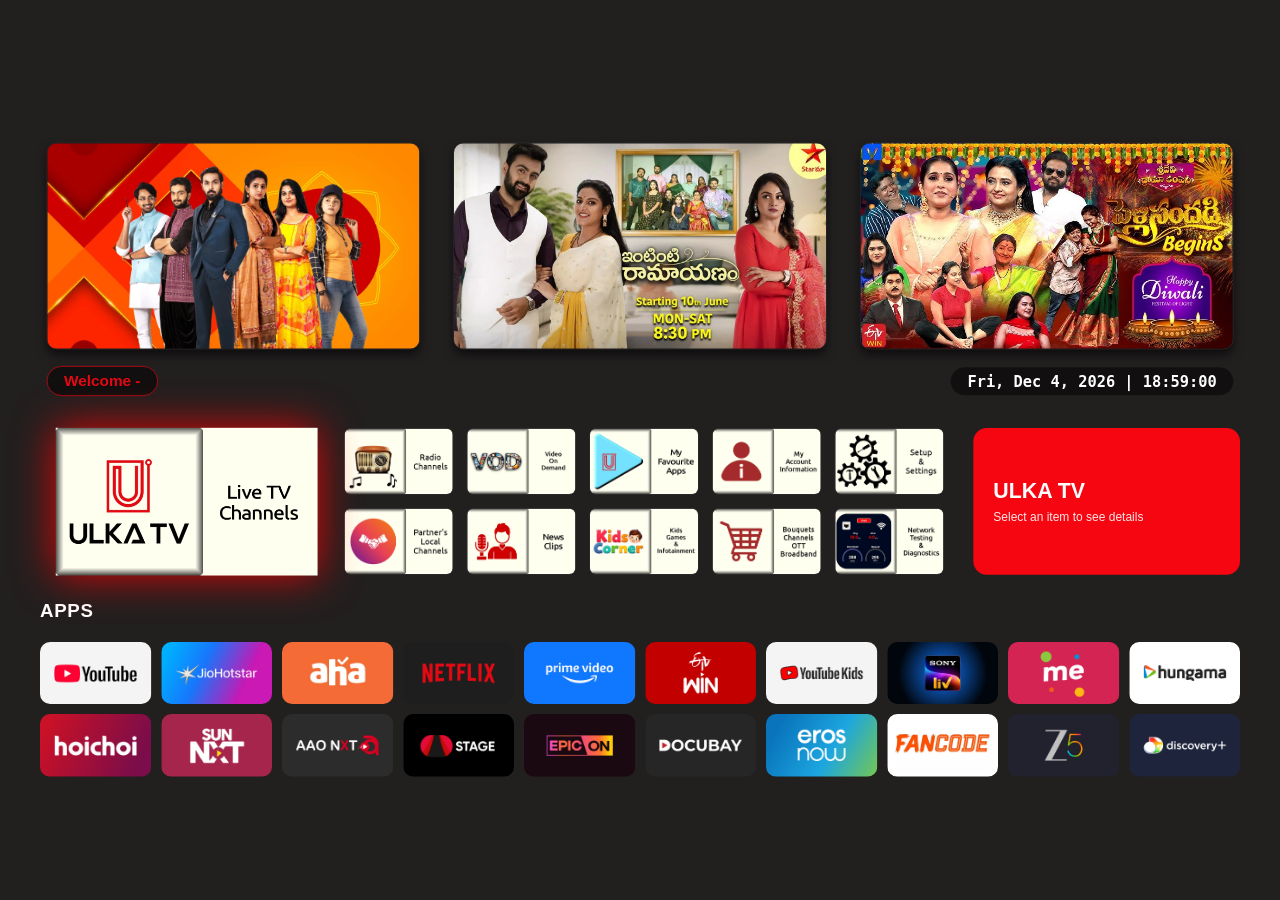
<file: index.html>
<!-- <!DOCTYPE html>
<html lang="en">
<head>
    <meta charset="UTF-8">
    <meta name="viewport" content="width=device-width, initial-scale=1.0">
    <title>ULKATV Dashboard</title>
    <link rel="stylesheet" href="style.css">
</head>
<body>
    <div id="tv-root">
        <div id="time"></div>
        <div id="username-display"></div>

        <div id="appLayer">
            <iframe id="appIframe" src="" allowfullscreen></iframe>
        </div>

        <div class="main-container">
            <div class="ads-container">
                <div class="ad"><img src="images/ads/ad1_1.jpg" id="ad-img-1"></div>
                <div class="ad"><img src="images/ads/ad2_1.jpg" id="ad-img-2"></div>
                <div class="ad"><img src="images/ads/ad3_1.jpg" id="ad-img-3"></div>
            </div>
            <div class="features-label-container">
                <h3 class="all-features-text">All Features</h3>
            </div>

            <div class="middle-section">
                <div class="logo-box" tabindex="0" id="mainLogo"
                    data-url="file:///usr/mnt_app/ulkatv/index.html"
                    data-title="ULKA TV">
                    <img src="images/webpimg/Live_tv_channels.webp" alt="Ulka TV Logo" class="main-logo-img">
                </div>
                <div class="center-content">
                    <div class="icon-grid" id="mainIconGrid"></div>
                </div>

                <div class="app-info-panel" id="appDetailPanel">
                    <div class="info-content">
                        <h2 id="infoTitle">Welcome</h2>
                        <p id="infoDesc">Select an item to see details</p>
                    </div>
                </div>
            </div>

            <div class="fav-section">
                <h4 class="fav-title">Favourite Apps</h4>
                <div class="fav-grid" id="favAppGrid"></div>
            </div>
        </div>
    </div>

    <script src="script.js"></script>
</body>
</html> -->


<!DOCTYPE html>
<html lang="en">
<head>
    <meta charset="UTF-8">
    <meta name="viewport" content="width=device-width, initial-scale=1.0">
    <title>ULKATV Dashboard</title>
    <link rel="stylesheet" href="style.css">
</head>
<body>
    <div id="tv-root">
        <div id="appLayer">
            <iframe id="appIframe" src="" allowfullscreen></iframe>
        </div>

        <div class="main-container">
            <div class="ads-container">
                <div class="ad"><img src="images/ads/ad1_1.jpg" id="ad-img-1"></div>
                <div class="ad"><img src="images/ads/ad2_1.jpg" id="ad-img-2"></div>
                <div class="ad"><img src="images/ads/ad3_1.jpg" id="ad-img-3"></div>
            </div>
            
            <div class="header-info-container">
                <div id="welcome-user">Welcome - <span id="username-display-header"></span></div>
                <div id="datetime-display-header"></div>
            </div>

            <div class="middle-section">
                <div class="logo-box" tabindex="0" id="mainLogo"
                    data-url="http://localhost:8080/"
                    data-title="ULKA TV">
                    <img src="images/webpimg/Live_tv_channels.webp" alt="Ulka TV Logo" class="main-logo-img">
                </div>
                <div class="center-content">
                    <div class="icon-grid" id="mainIconGrid"></div>
                </div>

                <div class="app-info-panel" id="appDetailPanel">
                    <div class="info-content">
                        <h2 id="infoTitle">Welcome</h2>
                        <p id="infoDesc">Select an item to see details</p>
                    </div>
                </div>
            </div>

            <div class="fav-section">
                <h4 class="fav-title">Apps</h4>
                <div class="fav-grid" id="favAppGrid"></div>
            </div>
        </div>
    </div>

    <script src="script.js"></script>
</body>
</html>
</file>
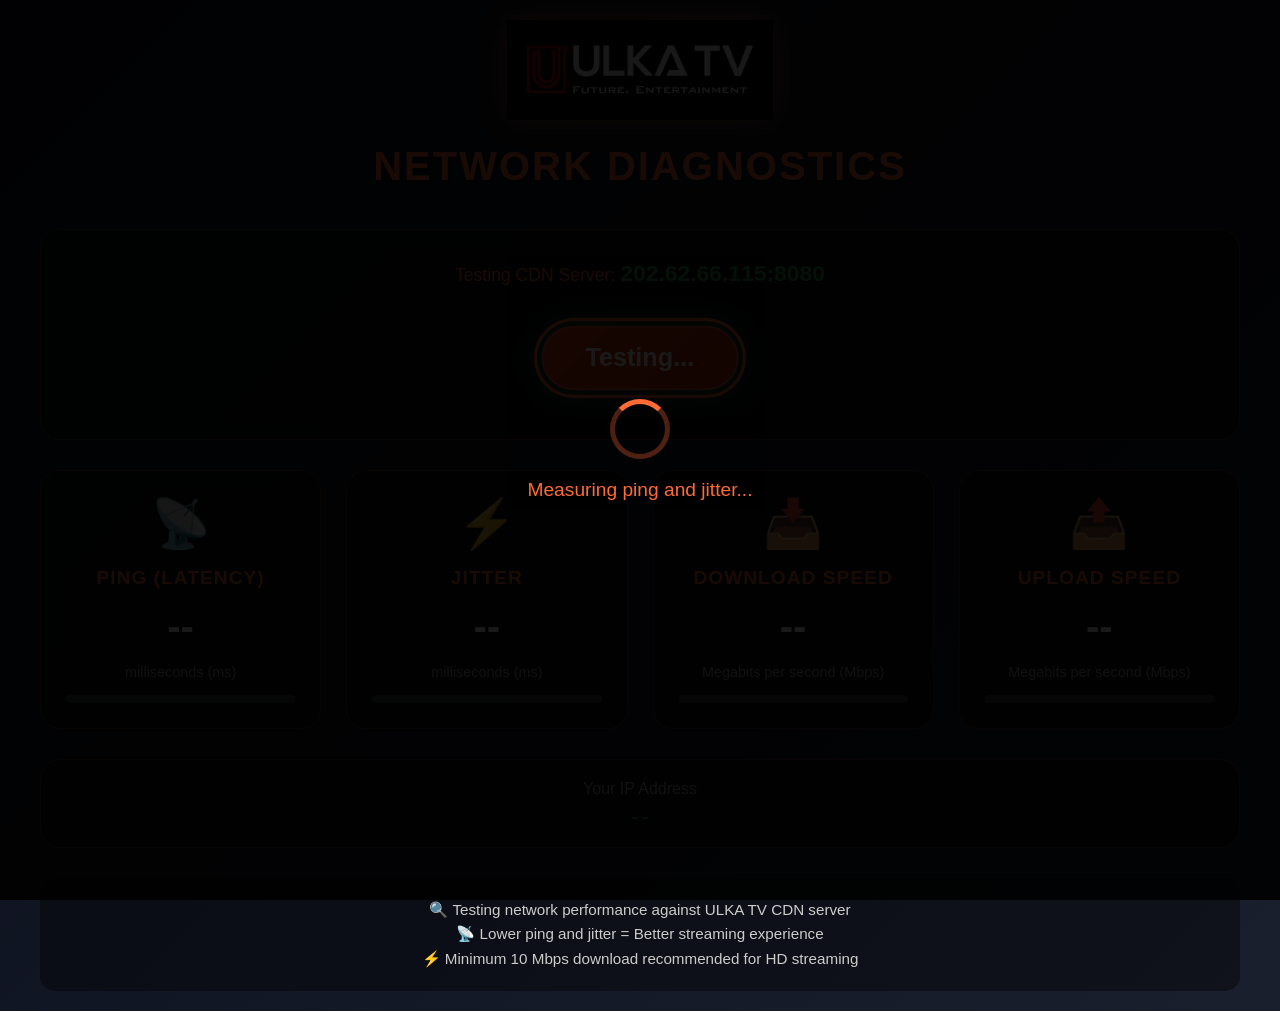
<file: network.html>
<!-- <!DOCTYPE html>
<html>
<head>
<link rel="shortcut icon" href="favicon.ico">
<meta name="viewport" content="width=device-width, initial-scale=1, shrink-to-fit=no, user-scalable=no" />
<meta charset="UTF-8" />
<title>Network Diagnostics</title>
<style type="text/css">
    * {
        margin: 0;
        padding: 0;
        box-sizing: border-box;
        user-select: none;
    }
    
    html,body{
        border:none;
        padding:0;
        margin:0;
        background: linear-gradient(135deg, #0a0e1a 0%, #1a1f2e 100%);
        color:#ffffff;
        font-family: 'Segoe UI', Tahoma, Geneva, Verdana, sans-serif;
        overflow-x: hidden;
    }
    
    body{
        text-align:center;
        min-height: 100vh;
    }
    
    /* Logo Section */
    #logo {
        padding: 30px 0 20px 0;
    }
    
    #logo img {
        height: 120px;
        width: auto;
        max-width: 300px;
        filter: drop-shadow(0 0 10px rgba(255,107,53,0.5));
    }
    
    h1 {
        color: #ff6b35;
        font-size: 2.5em;
        font-weight: bold;
        text-transform: uppercase;
        text-shadow: 3px 3px 5px rgba(0, 0, 0, 0.5);
        margin-bottom: 20px;
        letter-spacing: 2px;
    }
    
    /* Loading Screen */
    #loading{
        background-color: rgba(0,0,0,0.9);
        color:#ff6b35;
        text-align:center;
        padding: 40px;
        border-radius: 20px;
        margin: 50px auto;
        max-width: 400px;
    }
    
    span.loadCircle{
        display:inline-block;
        width:2em;
        height:2em;
        vertical-align:middle;
        background:url('[data-uri]');
        background-size:2em 2em;
        margin-right:0.5em;
        animation: spin 0.6s linear infinite;
    }
    
    @keyframes spin{
        0%{transform:rotate(0deg);}
        100%{transform:rotate(359deg);}
    }
    
    /* Start/Stop Button */
    #startStopBtn{
        display:inline-block;
        margin:20px auto;
        color:#ffffff;
        background-color:#31a254;
        border:2px solid #ff6b35;
        border-radius:50px;
        transition:all 0.3s;
        box-sizing:border-box;
        width:200px;
        height:70px;
        line-height:66px;
        cursor:pointer;
        font-weight: bold;
        font-size: 24px;
        text-align: center;
        box-shadow: 0 5px 15px rgba(0,0,0,0.3);
    }
    
    #startStopBtn:before{
        content:"Start Test";
    }
    
    #startStopBtn.running{
        background-color:#e1370d;
    }
    
    #startStopBtn.running:before{
        content:"Abort Test";
    }
    
    /* Server Selection */
    #serverArea{
        margin:20px auto;
        color: white;
        font-size:1.2em;
        background: rgba(0,0,0,0.5);
        padding: 15px;
        border-radius: 12px;
        display: inline-block;
    }
    
    #server{
        font-size:1em;
        padding:10px 20px;
        background: #2a2a2a;
        color: white;
        border: 2px solid #ff6b35;
        border-radius: 8px;
        cursor: pointer;
        margin-left: 10px;
        font-weight: bold;
    }
    
    /* Test Area */
    #test{
        margin:40px auto;
        max-width: 800px;
        padding: 20px;
    }
    
    .testGroup{
        display: flex;
        justify-content: center;
        gap: 30px;
        margin: 20px 0;
        flex-wrap: wrap;
    }
    
    .testArea{
        display:inline-block;
        width:280px;
        height:220px;
        position:relative;
        box-sizing:border-box;
        background: rgba(0,0,0,0.3);
        border-radius: 20px;
        padding: 20px;
        backdrop-filter: blur(10px);
        border: 1px solid rgba(255,107,53,0.3);
    }
    
    .testArea2{
        display:inline-block;
        width:200px;
        height:140px;
        position:relative;
        box-sizing:border-box;
        text-align:center;
        background: rgba(0,0,0,0.3);
        border-radius: 20px;
        padding: 20px;
        backdrop-filter: blur(10px);
        border: 1px solid rgba(255,107,53,0.3);
    }
    
    .testArea .testName, .testArea2 .testName {
        font-size: 1.2em;
        color: #ff6b35;
        margin-bottom: 15px;
        font-weight: bold;
        text-transform: uppercase;
        letter-spacing: 1px;
    }
    
    .testArea .meterText, .testArea2 .meterText {
        font-size: 2.5em;
        font-weight: bold;
        color: #31a254;
        margin: 10px 0;
    }
    
    .testArea .unit, .testArea2 .unit {
        font-size: 0.9em;
        color: #aaa;
    }
    
    .testArea canvas{
        position:absolute;
        bottom:20px;
        left:20px;
        width:calc(100% - 40px);
        height:80px;
        z-index:1;
    }
    
    /* IP Address */
    #ipArea {
        margin: 30px auto;
        padding: 15px;
        background: rgba(0,0,0,0.5);
        border-radius: 12px;
        display: inline-block;
    }
    
    #ip {
        font-size: 20px;
        font-weight: bold;
        color: #ff6b35;
        transition: color 0.5s ease;
    }
    
    #ip.connected {
        color: #31a254;
    }
    
    /* Privacy Link */
    a.privacy {
        text-align:center;
        font-size:0.9em;
        color:#ff6b35;
        padding: 10px 20px;
        text-decoration: none;
        cursor: pointer;
        display: inline-block;
        margin: 20px auto;
        transition: all 0.3s;
    }
    
    a.privacy:hover {
        color: #ff8c5a;
        transform: scale(1.05);
    }
    
    /* Share Area */
    #shareArea {
        width:95%;
        max-width:500px;
        margin:20px auto;
        padding: 20px;
        background: rgba(0,0,0,0.8);
        border-radius: 15px;
        backdrop-filter: blur(10px);
    }
    
    #shareArea h3 {
        color: #ff6b35;
        margin-bottom: 15px;
    }
    
    #shareArea input {
        width: 100%;
        padding: 10px;
        margin: 10px 0;
        background: #2a2a2a;
        border: 1px solid #ff6b35;
        border-radius: 8px;
        color: white;
        font-size: 14px;
    }
    
    /* Description Block */
    #textBlock {
        max-width: 700px;
        color: #ccc;
        background-color: rgba(0,0,0,0.5);
        border-radius: 15px;
        padding: 25px;
        margin: 30px auto;
        font-size: 1rem;
        line-height: 1.6;
        backdrop-filter: blur(5px);
    }
    
    #textBlock p {
        margin-bottom: 10px;
    }
    
    /* Privacy Policy Modal */
    #privacyPolicy {
        position:fixed;
        top:10%;
        bottom:10%;
        left:10%;
        right:10%;
        overflow-y:auto;
        width:auto;
        height:auto;
        box-shadow:0 0 50px rgba(0,0,0,0.8);
        z-index:999999;
        text-align:left;
        background: linear-gradient(135deg, #1a1f2e 0%, #0a0e1a 100%);
        padding:30px;
        border-radius: 20px;
        border: 2px solid #ff6b35;
        color: white;
    }
    
    #privacyPolicy h2, #privacyPolicy h4 {
        color: #ff6b35;
        margin: 20px 0 10px 0;
    }
    
    #privacyPolicy ul {
        margin: 10px 0 10px 30px;
    }
    
    #privacyPolicy li {
        margin: 5px 0;
        color: #ccc;
    }
    
    div.closePrivacyPolicy {
        width: 100%;
        text-align: center;
        margin-top: 30px;
    }
    
    div.closePrivacyPolicy a.privacy {
        background: #ff6b35;
        color: white;
        border-radius: 8px;
        padding: 12px 30px;
        display: inline-block;
        font-weight: bold;
    }
    
    /* Focus Styles */
    .focused {
        outline: 3px solid #ff6b35 !important;
        outline-offset: 4px;
        transform: scale(1.02);
        transition: all 0.2s ease;
        box-shadow: 0 0 20px rgba(255, 107, 53, 0.5);
    }
    
    #startStopBtn.focused {
        transform: scale(1.05);
        box-shadow: 0 0 30px rgba(49, 162, 84, 0.8);
    }
    
    #startStopBtn.running.focused {
        box-shadow: 0 0 30px rgba(225, 55, 13, 0.8);
    }
    
    #server.focused {
        background: rgba(255, 107, 53, 0.3);
        border-color: #ff6b35;
    }
    
    .privacy.focused {
        background: rgba(255, 107, 53, 0.2);
        border-radius: 8px;
        transform: scale(1.05);
    }
    
    :focus {
        outline: none;
    }
    
    /* Animations */
    @keyframes fadeIn {
        from { opacity: 0; transform: translateY(20px); }
        to { opacity: 1; transform: translateY(0); }
    }
    
    .visible {
        animation: fadeIn 0.5s ease;
    }
    
    .hidden {
        display: none;
    }
    
    /* Responsive */
    @media (max-width: 768px) {
        .testArea, .testArea2 {
            width: 90%;
            margin: 10px auto;
        }
        
        h1 {
            font-size: 1.8em;
        }
        
        #startStopBtn {
            width: 180px;
            height: 60px;
            line-height: 56px;
            font-size: 20px;
        }
    }
</style>
</head>
<body>
    <div id="logo">
        <img src="images/ads/ulkaTv.png" alt="ULKA TV Logo" onerror="this.src='../ulkaTv.png'"/>
    </div>
    
    <h1>Network Diagnostics</h1>
    
    <div id="loading" class="visible">
        <p id="message"><span class="loadCircle"></span> Initializing network test...</p>
    </div>
    
    <div id="testWrapper" class="hidden">
        <div id="startStopBtn" tabindex="0"></div>
        
        <div id="serverArea">
            <label>Test Server:</label>
            <select id="server" tabindex="0"></select>
        </div>
        
        <div id="test">
            <div class="testGroup">
                <div class="testArea2">
                    <div class="testName">Ping</div>
                    <div id="pingText" class="meterText">--</div>
                    <div class="unit">milliseconds (ms)</div>
                </div>
                <div class="testArea2">
                    <div class="testName">Jitter</div>
                    <div id="jitText" class="meterText">--</div>
                    <div class="unit">milliseconds (ms)</div>
                </div>
            </div>
            
            <div class="testGroup">
                <div class="testArea">
                    <div class="testName">Download Speed</div>
                    <canvas id="dlMeter" class="meter"></canvas>
                    <div id="dlText" class="meterText">--</div>
                    <div class="unit">Megabits per second (Mbps)</div>
                </div>
                <div class="testArea">
                    <div class="testName">Upload Speed</div>
                    <canvas id="ulMeter" class="meter"></canvas>
                    <div id="ulText" class="meterText">--</div>
                    <div class="unit">Megabits per second (Mbps)</div>
                </div>
            </div>
            
            <div id="ipArea">
                <span id="ip">--</span>
            </div>
            
            <a class="privacy" href="#" tabindex="0">Privacy Policy</a>
            
            <div id="shareArea" style="display:none">
                <h3>Share Results</h3>
                <p>Test ID: <span id="testId"></span></p>
                <input type="text" value="" id="resultsURL" readonly="readonly"/>
                <img src="" id="resultsImg" />
            </div>
        </div>
        
        <div id="textBlock">
            <p>🔍 This tool helps you check the current Network Status of the Streaming server assigned to your device.</p>
            <p>📡 Use it to ensure your connection is stable for uninterrupted ULKA TV streaming.</p>
            <p>⚡ Results show your Download Speed, Upload Speed, Ping (Latency), and Jitter (Connection Stability).</p>
        </div>
    </div>
    
    <div id="privacyPolicy" style="display:none">
        <h2>Privacy Policy</h2>
        <p>This network diagnostic tool is configured with telemetry enabled to help improve service quality.</p>
        
        <h4>What data we collect</h4>
        <p>At the end of the test, the following data is collected and stored:</p>
        <ul>
            <li>Test ID</li>
            <li>Time of testing</li>
            <li>Test results (download and upload speed, ping and jitter)</li>
            <li>IP address</li>
            <li>ISP information</li>
            <li>Approximate location (inferred from IP address, not GPS)</li>
            <li>User agent and browser locale</li>
            <li>Test log (contains no personal information)</li>
        </ul>
        
        <h4>How we use the data</h4>
        <p>Data collected through this service is used to:</p>
        <ul>
            <li>Allow sharing of test results</li>
            <li>Improve the service offered to you (detect problems on our side)</li>
            <li>Ensure optimal streaming quality for all users</li>
        </ul>
        <p>No personal information is disclosed to third parties.</p>
        
        <h4>Your consent</h4>
        <p>By starting the test, you consent to the terms of this privacy policy.</p>
        
        <div class="closePrivacyPolicy">
            <a class="privacy" href="#">Close</a>
        </div>
    </div>
    
    <script>
        // Network Diagnostics JavaScript
        let currentFocusIndex = 0;
        let focusableItems = [];
        let isTestRunning = false;
        let testData = {
            ping: 0,
            jitter: 0,
            download: 0,
            upload: 0,
            ip: ''
        };
        
        // Simulate network test (replace with actual API call if available)
        function performNetworkTest() {
            return new Promise((resolve) => {
                let progress = 0;
                const interval = setInterval(() => {
                    progress += 10;
                    
                    // Simulate test values
                    if (progress <= 30) {
                        testData.ping = Math.floor(Math.random() * 50) + 10;
                        testData.jitter = Math.floor(Math.random() * 20) + 1;
                        updateUI();
                    } else if (progress <= 60) {
                        testData.download = Math.floor(Math.random() * 100) + 20;
                        updateUI();
                    } else if (progress <= 90) {
                        testData.upload = Math.floor(Math.random() * 50) + 10;
                        updateUI();
                    }
                    
                    if (progress >= 100) {
                        clearInterval(interval);
                        // Get IP from API
                        fetchIP();
                        resolve(testData);
                    }
                }, 500);
            });
        }
        
        // Fetch IP address
        async function fetchIP() {
            try {
                const response = await fetch('https://api.ipify.org?format=json');
                const data = await response.json();
                testData.ip = data.ip;
                updateUI();
            } catch (error) {
                testData.ip = 'Unable to detect';
                updateUI();
            }
        }
        
        // Update UI with test data
        function updateUI() {
            const pingElem = document.getElementById('pingText');
            const jitterElem = document.getElementById('jitText');
            const dlElem = document.getElementById('dlText');
            const ulElem = document.getElementById('ulText');
            const ipElem = document.getElementById('ip');
            
            if (pingElem && testData.ping) {
                pingElem.textContent = testData.ping.toFixed(1);
                pingElem.style.color = testData.ping < 30 ? '#31a254' : (testData.ping < 60 ? '#ffa500' : '#ff4444');
            }
            
            if (jitterElem && testData.jitter) {
                jitterElem.textContent = testData.jitter.toFixed(1);
                jitterElem.style.color = testData.jitter < 10 ? '#31a254' : (testData.jitter < 20 ? '#ffa500' : '#ff4444');
            }
            
            if (dlElem && testData.download) {
                dlElem.textContent = testData.download.toFixed(1);
                // Update meter
                drawMeter(document.getElementById('dlMeter'), testData.download / 100);
            }
            
            if (ulElem && testData.upload) {
                ulElem.textContent = testData.upload.toFixed(1);
                drawMeter(document.getElementById('ulMeter'), testData.upload / 100);
            }
            
            if (ipElem && testData.ip) {
                ipElem.textContent = `IP Address: ${testData.ip}`;
                ipElem.classList.add('connected');
            }
        }
        
        // Draw meter canvas
        function drawMeter(canvas, amount) {
            if (!canvas) return;
            const ctx = canvas.getContext('2d');
            const width = canvas.clientWidth;
            const height = canvas.clientHeight;
            
            canvas.width = width;
            canvas.height = height;
            
            ctx.clearRect(0, 0, width, height);
            ctx.fillStyle = '#31a254';
            ctx.fillRect(0, 0, width * Math.min(1, amount), height);
            ctx.fillStyle = '#ff6b35';
            ctx.fillRect(0, 0, width * amount, height);
        }
        
        // Start/Stop test
        function startStopTest() {
            const startStopBtn = document.getElementById('startStopBtn');
            
            if (isTestRunning) {
                // Abort test
                isTestRunning = false;
                startStopBtn.classList.remove('running');
                showMessage('Test aborted');
                resetUI();
            } else {
                // Start test
                isTestRunning = true;
                startStopBtn.classList.add('running');
                resetUI();
                showMessage('Testing network...');
                
                performNetworkTest().then((results) => {
                    isTestRunning = false;
                    startStopBtn.classList.remove('running');
                    showMessage('Test completed!');
                    
                    // Show share area
                    const shareArea = document.getElementById('shareArea');
                    if (shareArea) {
                        shareArea.style.display = 'block';
                        const testIdElem = document.getElementById('testId');
                        if (testIdElem) {
                            testIdElem.textContent = Math.random().toString(36).substr(2, 8);
                        }
                    }
                    
                    updateFocusableItems();
                }).catch((error) => {
                    isTestRunning = false;
                    startStopBtn.classList.remove('running');
                    showMessage('Test failed. Please try again.');
                });
            }
        }
        
        function resetUI() {
            document.getElementById('pingText').textContent = '--';
            document.getElementById('jitText').textContent = '--';
            document.getElementById('dlText').textContent = '--';
            document.getElementById('ulText').textContent = '--';
            document.getElementById('ip').textContent = '--';
            document.getElementById('ip').classList.remove('connected');
            
            drawMeter(document.getElementById('dlMeter'), 0);
            drawMeter(document.getElementById('ulMeter'), 0);
        }
        
        function showMessage(msg) {
            const messageDiv = document.getElementById('message');
            if (messageDiv) {
                messageDiv.innerHTML = msg;
                setTimeout(() => {
                    if (messageDiv.innerHTML === msg) {
                        messageDiv.innerHTML = '';
                    }
                }, 3000);
            }
        }
        
        // Remote Control Navigation
        function updateFocusableItems() {
            const startStopBtn = document.getElementById('startStopBtn');
            const serverSelect = document.getElementById('server');
            const privacyLink = document.querySelector('.privacy:not(.closePrivacyPolicy .privacy)');
            const closePrivacyBtn = document.querySelector('.closePrivacyPolicy a.privacy');
            const privacyPolicy = document.getElementById('privacyPolicy');
            
            focusableItems = [];
            
            if (privacyPolicy && privacyPolicy.style.display !== 'none') {
                if (closePrivacyBtn) focusableItems.push(closePrivacyBtn);
            } else {
                if (startStopBtn) focusableItems.push(startStopBtn);
                if (serverSelect) focusableItems.push(serverSelect);
                if (privacyLink) focusableItems.push(privacyLink);
            }
            
            updateFocus();
        }
        
        function updateFocus() {
            focusableItems.forEach((item, idx) => {
                if (idx === currentFocusIndex) {
                    item.classList.add('focused');
                    item.scrollIntoView({ behavior: 'smooth', block: 'center' });
                } else {
                    item.classList.remove('focused');
                }
            });
        }
        
        function handleEnterPress() {
            const focusedItem = focusableItems[currentFocusIndex];
            if (!focusedItem) return;
            
            if (focusedItem.id === 'startStopBtn') {
                startStopTest();
            } else if (focusedItem.id === 'server') {
                focusedItem.click();
            } else if (focusedItem.classList && focusedItem.classList.contains('privacy')) {
                const privacyPolicy = document.getElementById('privacyPolicy');
                if (privacyPolicy) {
                    privacyPolicy.style.display = 'block';
                    setTimeout(() => updateFocusableItems(), 100);
                }
            } else if (focusedItem.parentElement && focusedItem.parentElement.classList && 
                       focusedItem.parentElement.classList.contains('closePrivacyPolicy')) {
                const privacyPolicy = document.getElementById('privacyPolicy');
                if (privacyPolicy) {
                    privacyPolicy.style.display = 'none';
                    setTimeout(() => updateFocusableItems(), 100);
                }
            }
        }
        
        // Keyboard event handling
        document.addEventListener('keydown', (event) => {
            const keyCode = event.keyCode || event.which;
            
            switch(keyCode) {
                case 39: // Right Arrow
                case 40: // Down Arrow
                    event.preventDefault();
                    if (currentFocusIndex < focusableItems.length - 1) {
                        currentFocusIndex++;
                        updateFocus();
                    }
                    break;
                case 37: // Left Arrow
                case 38: // Up Arrow
                    event.preventDefault();
                    if (currentFocusIndex > 0) {
                        currentFocusIndex--;
                        updateFocus();
                    }
                    break;
                case 13: // Enter Key
                    event.preventDefault();
                    handleEnterPress();
                    break;
                case 8: // Backspace
                case 461: // Back button on TV remote
                    event.preventDefault();
                    window.location.href = 'dashboard.html';
                    break;
            }
        });
        
        // Initialize
        function init() {
            // Hide loading and show test wrapper
            setTimeout(() => {
                const loading = document.getElementById('loading');
                const testWrapper = document.getElementById('testWrapper');
                if (loading && testWrapper) {
                    loading.classList.add('hidden');
                    testWrapper.classList.remove('hidden');
                }
                
                // Initialize server options
                const serverSelect = document.getElementById('server');
                if (serverSelect) {
                    const servers = [
                        'Auto Select (Recommended)',
                        'ULKA TV Server - Mumbai',
                        'ULKA TV Server - Delhi',
                        'ULKA TV Server - Chennai'
                    ];
                    servers.forEach((server, idx) => {
                        const option = document.createElement('option');
                        option.value = idx;
                        option.textContent = server;
                        serverSelect.appendChild(option);
                    });
                }
                
                updateFocusableItems();
            }, 2000);
        }
        
        // Start initialization
        init();
    </script>
</body>
</html> -->



<!-- 

<!DOCTYPE html>
<html>
<head>
<meta charset="UTF-8" />
<meta name="viewport" content="width=device-width, initial-scale=1, shrink-to-fit=no, user-scalable=no" />
<title>Network Diagnostics - ULKA TV</title>
<style>
    * {
        margin: 0;
        padding: 0;
        box-sizing: border-box;
        user-select: none;
    }
    
    body {
        background: linear-gradient(135deg, #0a0e1a 0%, #1a1f2e 100%);
        font-family: 'Segoe UI', Tahoma, Geneva, Verdana, sans-serif;
        min-height: 100vh;
        padding: 20px;
        color: #ffffff;
    }
    
    .diagnostics-container {
        max-width: 1200px;
        margin: 0 auto;
        animation: fadeIn 0.5s ease;
    }
    
    .header {
        text-align: center;
        margin-bottom: 40px;
    }
    
    .logo {
        height: 100px;
        width: auto;
        margin-bottom: 20px;
        filter: drop-shadow(0 0 15px rgba(255,107,53,0.5));
    }
    
    h1 {
        color: #ff6b35;
        font-size: 2.5em;
        font-weight: bold;
        text-transform: uppercase;
        text-shadow: 2px 2px 4px rgba(0,0,0,0.5);
        letter-spacing: 2px;
    }
    
    .control-panel {
        background: rgba(0,0,0,0.6);
        backdrop-filter: blur(10px);
        border-radius: 20px;
        padding: 30px;
        margin-bottom: 30px;
        border: 1px solid rgba(255,107,53,0.3);
        text-align: center;
    }
    
    .server-info {
        margin-bottom: 20px;
        font-size: 1.1em;
        color: #ff6b35;
    }
    
    .server-ip {
        font-weight: bold;
        color: #31a254;
        font-size: 1.3em;
    }
    
    .cdn-info {
        margin-top: 10px;
        font-size: 0.9em;
        color: #aaa;
    }
    
    .test-btn {
        background: linear-gradient(135deg, #31a254 0%, #2c8e4a 100%);
        border: none;
        color: white;
        font-size: 1.5em;
        font-weight: bold;
        padding: 15px 40px;
        border-radius: 50px;
        cursor: pointer;
        transition: all 0.3s;
        margin: 20px auto;
        display: inline-block;
        box-shadow: 0 5px 15px rgba(0,0,0,0.3);
        border: 2px solid rgba(255,255,255,0.2);
    }
    
    .test-btn.running {
        background: linear-gradient(135deg, #e1370d 0%, #c02e08 100%);
        animation: pulse 1s infinite;
    }
    
    .test-btn.focused {
        transform: scale(1.05);
        box-shadow: 0 0 25px rgba(49,162,84,0.8);
        outline: 3px solid #ff6b35;
        outline-offset: 4px;
    }
    
    @keyframes pulse {
        0%, 100% { opacity: 1; }
        50% { opacity: 0.8; }
    }
    
    .metrics-grid {
        display: grid;
        grid-template-columns: repeat(auto-fit, minmax(280px, 1fr));
        gap: 25px;
        margin-bottom: 30px;
    }
    
    .metric-card {
        background: rgba(0,0,0,0.6);
        backdrop-filter: blur(10px);
        border-radius: 20px;
        padding: 25px;
        text-align: center;
        border: 1px solid rgba(255,107,53,0.3);
        transition: all 0.3s;
    }
    
    .metric-card.focused {
        transform: scale(1.02);
        border-color: #ff6b35;
        box-shadow: 0 0 20px rgba(255,107,53,0.3);
        outline: none;
    }
    
    .metric-icon {
        font-size: 3em;
        margin-bottom: 15px;
    }
    
    .metric-title {
        font-size: 1.2em;
        color: #ff6b35;
        text-transform: uppercase;
        letter-spacing: 1px;
        margin-bottom: 15px;
        font-weight: bold;
    }
    
    .metric-value {
        font-size: 2.5em;
        font-weight: bold;
        margin: 15px 0;
        transition: all 0.3s;
    }
    
    .metric-unit {
        font-size: 0.9em;
        color: #aaa;
        margin-top: 5px;
    }
    
    .progress-bar {
        width: 100%;
        height: 8px;
        background: rgba(255,255,255,0.2);
        border-radius: 4px;
        margin-top: 15px;
        overflow: hidden;
    }
    
    .progress-fill {
        height: 100%;
        background: linear-gradient(90deg, #31a254, #ff6b35);
        width: 0%;
        transition: width 0.3s;
        border-radius: 4px;
    }
    
    .ip-section {
        background: rgba(0,0,0,0.6);
        backdrop-filter: blur(10px);
        border-radius: 20px;
        padding: 20px;
        margin-bottom: 30px;
        text-align: center;
        border: 1px solid rgba(255,107,53,0.3);
    }
    
    .ip-label {
        font-size: 1em;
        color: #aaa;
        margin-bottom: 10px;
    }
    
    .ip-address {
        font-size: 1.3em;
        font-weight: bold;
        color: #31a254;
        font-family: monospace;
    }
    
    .info-text {
        background: rgba(0,0,0,0.4);
        border-radius: 15px;
        padding: 20px;
        margin-top: 30px;
        text-align: center;
        font-size: 0.95em;
        color: #ccc;
        line-height: 1.6;
    }
    
    .loading-overlay {
        position: fixed;
        top: 0;
        left: 0;
        right: 0;
        bottom: 0;
        background: rgba(0,0,0,0.9);
        display: none;
        justify-content: center;
        align-items: center;
        z-index: 1000;
        flex-direction: column;
    }
    
    .loading-overlay.active {
        display: flex;
    }
    
    .spinner {
        width: 60px;
        height: 60px;
        border: 5px solid rgba(255,107,53,0.3);
        border-top-color: #ff6b35;
        border-radius: 50%;
        animation: spin 1s linear infinite;
        margin-bottom: 20px;
    }
    
    .loading-text {
        color: #ff6b35;
        font-size: 1.2em;
    }
    
    @keyframes spin {
        to { transform: rotate(360deg); }
    }
    
    @keyframes fadeIn {
        from { opacity: 0; transform: translateY(20px); }
        to { opacity: 1; transform: translateY(0); }
    }
    
    .status-good {
        color: #31a254;
    }
    
    .status-medium {
        color: #ffa500;
    }
    
    .status-poor {
        color: #ff4444;
    }
    
    @media (max-width: 768px) {
        .metrics-grid {
            grid-template-columns: 1fr;
        }
        
        .metric-value {
            font-size: 2em;
        }
        
        h1 {
            font-size: 1.8em;
        }
        
        .test-btn {
            font-size: 1.2em;
            padding: 12px 30px;
        }
    }
</style>
</head>
<body>
    <div class="diagnostics-container">
        <div class="header">
            <img src="images/ads/ulkaTv.png" alt="ULKA TV" class="logo" onerror="this.src='../ulkaTv.png'">
            <h1>Network Diagnostics</h1>
        </div>
        
        <div class="control-panel">
            <div class="server-info">
                Testing CDN Server: <span id="cdnServer" class="server-ip">202.62.66.115:8080</span>
                <div id="cdnStreamSource" class="cdn-info"></div>
            </div>
            <button id="startTestBtn" class="test-btn" tabindex="0">Start Network Test</button>
        </div>
        
        <div class="metrics-grid">
            <div class="metric-card" data-metric="ping" tabindex="0">
                <div class="metric-icon">📡</div>
                <div class="metric-title">Ping (Latency)</div>
                <div id="pingValue" class="metric-value">--</div>
                <div class="metric-unit">milliseconds (ms)</div>
                <div class="progress-bar">
                    <div id="pingProgress" class="progress-fill"></div>
                </div>
            </div>
            
            <div class="metric-card" data-metric="jitter" tabindex="0">
                <div class="metric-icon">⚡</div>
                <div class="metric-title">Jitter</div>
                <div id="jitterValue" class="metric-value">--</div>
                <div class="metric-unit">milliseconds (ms)</div>
                <div class="progress-bar">
                    <div id="jitterProgress" class="progress-fill"></div>
                </div>
            </div>
            
            <div class="metric-card" data-metric="download" tabindex="0">
                <div class="metric-icon">📥</div>
                <div class="metric-title">Download Speed</div>
                <div id="downloadValue" class="metric-value">--</div>
                <div class="metric-unit">Megabits per second (Mbps)</div>
                <div class="progress-bar">
                    <div id="downloadProgress" class="progress-fill"></div>
                </div>
            </div>
            
            <div class="metric-card" data-metric="upload" tabindex="0">
                <div class="metric-icon">📤</div>
                <div class="metric-title">Upload Speed</div>
                <div id="uploadValue" class="metric-value">--</div>
                <div class="metric-unit">Megabits per second (Mbps)</div>
                <div class="progress-bar">
                    <div id="uploadProgress" class="progress-fill"></div>
                </div>
            </div>
        </div>
        
        <div class="ip-section">
            <div class="ip-label">Your IP Address</div>
            <div id="clientIp" class="ip-address">--</div>
        </div>
        
        <div class="info-text">
            <p>🔍 Testing network performance against ULKA TV CDN server</p>
            <p>📡 Lower ping and jitter = Better streaming experience</p>
            <p>⚡ Minimum 10 Mbps download recommended for HD streaming</p>
        </div>
    </div>
    
    <div id="loadingOverlay" class="loading-overlay">
        <div class="spinner"></div>
        <div class="loading-text">Testing network connection...</div>
    </div>
    
    <script>
        // API Configuration
        const API_KEY = "abec967abb9d7e0a97618c58fcb9fce8";
        const BASE_URL = "http://202.62.66.115:8080/api/public/customer/user6";
        const CDN_IP = "202.62.66.115";
        
        // Test variables
        let isTesting = false;
        let currentFocusIndex = 0;
        let focusableItems = [];
        let cdnStreamInfo = {};
        
        // Network test results
        let networkResults = {
            ping: null,
            jitter: null,
            download: null,
            upload: null,
            clientIp: null,
            serverResponse: null
        };
        
        // Fetch CDN data from API
        async function fetchCDNData() {
            try {
                const url = `${BASE_URL}?apikey=${API_KEY}&t=${Date.now()}`;
                console.log('Fetching from:', url);
                
                const response = await fetch(url, {
                    method: "GET",
                    headers: {
                        'Accept': 'application/json',
                    }
                });
                
                if (response.ok) {
                    const data = await response.json();
                    console.log('API Response:', data);
                    
                    // Extract CDN information
                    if (data.data) {
                        cdnStreamInfo = {
                            stream_source: data.data['channel_stream_source.stream_source'],
                            base_ip: data.data['channel_stream_source.base_ip_address'],
                            media_path: data.data['channel_stream_source.media_root_path']
                        };
                        
                        // Update CDN info in UI
                        const cdnInfoDiv = document.getElementById('cdnStreamSource');
                        if (cdnInfoDiv && cdnStreamInfo.stream_source) {
                            cdnInfoDiv.innerHTML = `Stream Source: ${cdnStreamInfo.stream_source} | CDN IP: ${cdnStreamInfo.base_ip}`;
                        }
                    }
                    
                    networkResults.serverResponse = data;
                    return data;
                } else {
                    console.error('API Error:', response.status);
                    return null;
                }
            } catch (error) {
                console.error('API fetch error:', error);
                return null;
            }
        }
        
        // Measure ping to CDN server
        async function measurePing() {
            const pingSamples = [];
            const url = `${BASE_URL}?apikey=${API_KEY}&ping=${Date.now()}`;
            
            for (let i = 0; i < 5; i++) {
                try {
                    const start = performance.now();
                    await fetch(url, {
                        method: 'HEAD',
                        cache: 'no-cache'
                    });
                    const end = performance.now();
                    pingSamples.push(end - start);
                } catch (error) {
                    pingSamples.push(200);
                }
                await new Promise(resolve => setTimeout(resolve, 200));
            }
            
            // Calculate average ping
            const avgPing = pingSamples.reduce((a, b) => a + b, 0) / pingSamples.length;
            
            // Calculate jitter
            let jitter = 0;
            if (pingSamples.length > 1) {
                let differences = [];
                for (let i = 1; i < pingSamples.length; i++) {
                    differences.push(Math.abs(pingSamples[i] - pingSamples[i-1]));
                }
                jitter = differences.reduce((a, b) => a + b, 0) / differences.length;
            }
            
            return { 
                ping: Math.round(avgPing), 
                jitter: Math.round(jitter) 
            };
        }
        
        // Measure download speed by fetching actual data and calculating based on response size
        async function measureDownloadSpeed() {
            let speeds = [];
            const testCount = 3;
            
            for (let i = 0; i < testCount; i++) {
                try {
                    const url = `${BASE_URL}?apikey=${API_KEY}&download=${Date.now()}`;
                    const startTime = performance.now();
                    
                    const response = await fetch(url, {
                        method: 'GET',
                        cache: 'no-cache'
                    });
                    
                    const data = await response.json();
                    const endTime = performance.now();
                    
                    // Calculate data size in bytes
                    const dataSize = JSON.stringify(data).length;
                    const durationSeconds = (endTime - startTime) / 1000;
                    const bitsLoaded = dataSize * 8;
                    const speedMbps = (bitsLoaded / durationSeconds) / (1024 * 1024);
                    
                    if (speedMbps > 0 && speedMbps < 1000) {
                        speeds.push(speedMbps);
                    }
                } catch (error) {
                    console.log('Download test error:', error);
                }
                
                await new Promise(resolve => setTimeout(resolve, 500));
            }
            
            const avgSpeed = speeds.length > 0 ? speeds.reduce((a, b) => a + b, 0) / speeds.length : 0;
            const finalSpeed = Math.min(Math.round(avgSpeed * 10) / 10, 100);
            console.log(`Download speed: ${finalSpeed} Mbps (based on ${speeds.length} tests)`);
            return finalSpeed;
        }
        
        // Measure upload speed with small data payload
        async function measureUploadSpeed() {
            let speeds = [];
            const testCount = 3;
            const testData = {
                timestamp: Date.now(),
                test: "speed_test"
            };
            
            for (let i = 0; i < testCount; i++) {
                try {
                    const url = `${BASE_URL}?apikey=${API_KEY}&upload=${Date.now()}`;
                    const startTime = performance.now();
                    
                    const response = await fetch(url, {
                        method: 'POST',
                        headers: {
                            'Content-Type': 'application/json',
                        },
                        body: JSON.stringify(testData)
                    });
                    
                    const endTime = performance.now();
                    
                    if (response.ok) {
                        const durationSeconds = (endTime - startTime) / 1000;
                        const bitsLoaded = JSON.stringify(testData).length * 8;
                        const speedMbps = (bitsLoaded / durationSeconds) / (1024 * 1024);
                        
                        if (speedMbps > 0 && speedMbps < 100) {
                            speeds.push(speedMbps);
                        }
                    }
                } catch (error) {
                    console.log('Upload test error:', error);
                }
                
                await new Promise(resolve => setTimeout(resolve, 500));
            }
            
            const avgSpeed = speeds.length > 0 ? speeds.reduce((a, b) => a + b, 0) / speeds.length : 0;
            const finalSpeed = Math.min(Math.round(avgSpeed * 10) / 10, 50);
            console.log(`Upload speed: ${finalSpeed} Mbps (based on ${speeds.length} tests)`);
            return finalSpeed;
        }
        
        // Get client IP
        async function getClientIP() {
            try {
                const response = await fetch('https://api.ipify.org?format=json');
                const data = await response.json();
                return data.ip;
            } catch (error) {
                return 'Unable to detect';
            }
        }
        
        // Update UI with test results
        function updateUI() {
            // Update Ping
            if (networkResults.ping !== null && networkResults.ping > 0) {
                const pingElem = document.getElementById('pingValue');
                const pingProgress = document.getElementById('pingProgress');
                pingElem.textContent = networkResults.ping;
                
                if (networkResults.ping < 30) {
                    pingElem.className = 'metric-value status-good';
                } else if (networkResults.ping < 60) {
                    pingElem.className = 'metric-value status-medium';
                } else {
                    pingElem.className = 'metric-value status-poor';
                }
                
                const pingPercent = Math.min(100, (networkResults.ping / 100) * 100);
                pingProgress.style.width = `${pingPercent}%`;
                pingProgress.style.background = networkResults.ping < 30 ? '#31a254' : (networkResults.ping < 60 ? '#ffa500' : '#ff4444');
            }
            
            // Update Jitter
            if (networkResults.jitter !== null && networkResults.jitter > 0) {
                const jitterElem = document.getElementById('jitterValue');
                const jitterProgress = document.getElementById('jitterProgress');
                jitterElem.textContent = networkResults.jitter;
                
                if (networkResults.jitter < 10) {
                    jitterElem.className = 'metric-value status-good';
                } else if (networkResults.jitter < 20) {
                    jitterElem.className = 'metric-value status-medium';
                } else {
                    jitterElem.className = 'metric-value status-poor';
                }
                
                const jitterPercent = Math.min(100, (networkResults.jitter / 30) * 100);
                jitterProgress.style.width = `${jitterPercent}%`;
                jitterProgress.style.background = networkResults.jitter < 10 ? '#31a254' : (networkResults.jitter < 20 ? '#ffa500' : '#ff4444');
            }
            
            // Update Download Speed
            if (networkResults.download !== null && networkResults.download > 0) {
                const downloadElem = document.getElementById('downloadValue');
                const downloadProgress = document.getElementById('downloadProgress');
                downloadElem.textContent = networkResults.download.toFixed(1);
                
                if (networkResults.download > 20) {
                    downloadElem.className = 'metric-value status-good';
                } else if (networkResults.download > 10) {
                    downloadElem.className = 'metric-value status-medium';
                } else {
                    downloadElem.className = 'metric-value status-poor';
                }
                
                const downloadPercent = Math.min(100, (networkResults.download / 50) * 100);
                downloadProgress.style.width = `${downloadPercent}%`;
                downloadProgress.style.background = networkResults.download > 20 ? '#31a254' : (networkResults.download > 10 ? '#ffa500' : '#ff4444');
            }
            
            // Update Upload Speed
            if (networkResults.upload !== null && networkResults.upload > 0) {
                const uploadElem = document.getElementById('uploadValue');
                const uploadProgress = document.getElementById('uploadProgress');
                uploadElem.textContent = networkResults.upload.toFixed(1);
                
                if (networkResults.upload > 10) {
                    uploadElem.className = 'metric-value status-good';
                } else if (networkResults.upload > 5) {
                    uploadElem.className = 'metric-value status-medium';
                } else {
                    uploadElem.className = 'metric-value status-poor';
                }
                
                const uploadPercent = Math.min(100, (networkResults.upload / 25) * 100);
                uploadProgress.style.width = `${uploadPercent}%`;
                uploadProgress.style.background = networkResults.upload > 10 ? '#31a254' : (networkResults.upload > 5 ? '#ffa500' : '#ff4444');
            }
            
            // Update IP
            if (networkResults.clientIp) {
                document.getElementById('clientIp').textContent = networkResults.clientIp;
            }
        }
        
        // Run complete network test
        async function runNetworkTest() {
            if (isTesting) return;
            
            isTesting = true;
            const startBtn = document.getElementById('startTestBtn');
            startBtn.classList.add('running');
            startBtn.textContent = 'Testing...';
            
            const loadingOverlay = document.getElementById('loadingOverlay');
            loadingOverlay.classList.add('active');
            
            try {
                // Fetch CDN data
                document.querySelector('.loading-text').textContent = 'Connecting to CDN...';
                const cdnData = await fetchCDNData();
                
                if (!cdnData) {
                    showError('API connection failed. Please check your connection.');
                }
                
                // Measure ping and jitter
                document.querySelector('.loading-text').textContent = 'Measuring ping and jitter...';
                const pingResults = await measurePing();
                networkResults.ping = pingResults.ping;
                networkResults.jitter = pingResults.jitter;
                updateUI();
                
                // Measure download speed
                document.querySelector('.loading-text').textContent = 'Testing download speed...';
                networkResults.download = await measureDownloadSpeed();
                updateUI();
                
                // Measure upload speed
                document.querySelector('.loading-text').textContent = 'Testing upload speed...';
                networkResults.upload = await measureUploadSpeed();
                updateUI();
                
                // Get client IP
                networkResults.clientIp = await getClientIP();
                updateUI();
                
                showSuccess('Network test completed successfully!');
                
            } catch (error) {
                console.error('Test error:', error);
                showError('Network test failed. Please try again.');
            } finally {
                isTesting = false;
                startBtn.classList.remove('running');
                startBtn.textContent = 'Start Network Test';
                loadingOverlay.classList.remove('active');
            }
        }
        
        function showError(message) {
            const errorDiv = document.createElement('div');
            errorDiv.textContent = `❌ ${message}`;
            errorDiv.style.cssText = `
                position: fixed;
                bottom: 20px;
                left: 50%;
                transform: translateX(-50%);
                background: rgba(255,68,68,0.95);
                color: white;
                padding: 12px 24px;
                border-radius: 8px;
                z-index: 2000;
                font-weight: bold;
                animation: fadeIn 0.3s;
            `;
            document.body.appendChild(errorDiv);
            setTimeout(() => errorDiv.remove(), 3000);
        }
        
        function showSuccess(message) {
            const successDiv = document.createElement('div');
            successDiv.textContent = `✅ ${message}`;
            successDiv.style.cssText = `
                position: fixed;
                bottom: 20px;
                left: 50%;
                transform: translateX(-50%);
                background: rgba(49,162,84,0.95);
                color: white;
                padding: 12px 24px;
                border-radius: 8px;
                z-index: 2000;
                font-weight: bold;
                animation: fadeIn 0.3s;
            `;
            document.body.appendChild(successDiv);
            setTimeout(() => successDiv.remove(), 3000);
        }
        
        // Remote Control Navigation
        function updateFocusableItems() {
            const startBtn = document.getElementById('startTestBtn');
            const metricCards = document.querySelectorAll('.metric-card');
            focusableItems = [startBtn, ...Array.from(metricCards)];
            updateFocus();
        }
        
        function updateFocus() {
            focusableItems.forEach((item, idx) => {
                if (idx === currentFocusIndex) {
                    item.classList.add('focused');
                    item.scrollIntoView({ behavior: 'smooth', block: 'center' });
                } else {
                    item.classList.remove('focused');
                }
            });
        }
        
        function handleEnterPress() {
            const focusedItem = focusableItems[currentFocusIndex];
            if (focusedItem && focusedItem.id === 'startTestBtn') {
                runNetworkTest();
            }
        }
        
        document.addEventListener('keydown', (event) => {
            const keyCode = event.keyCode || event.which;
            
            switch(keyCode) {
                case 39: case 40:
                    event.preventDefault();
                    if (currentFocusIndex < focusableItems.length - 1) {
                        currentFocusIndex++;
                        updateFocus();
                    }
                    break;
                case 37: case 38:
                    event.preventDefault();
                    if (currentFocusIndex > 0) {
                        currentFocusIndex--;
                        updateFocus();
                    }
                    break;
                case 13:
                    event.preventDefault();
                    handleEnterPress();
                    break;
                case 8: case 461:
                    event.preventDefault();
                    window.location.href = 'dashboard.html';
                    break;
            }
        });
        
        function init() {
            updateFocusableItems();
            setTimeout(() => {
                runNetworkTest();
            }, 1000);
        }
        
        init();
    </script>
</body>
</html> -->


<!DOCTYPE html>
<html>
<head>
<meta charset="UTF-8" />
<meta name="viewport" content="width=device-width, initial-scale=1, shrink-to-fit=no, user-scalable=no" />
<title>Network Diagnostics - ULKA TV</title>
<style>
    * {
        margin: 0;
        padding: 0;
        box-sizing: border-box;
        user-select: none;
    }
    
    body {
        background: linear-gradient(135deg, #0a0e1a 0%, #1a1f2e 100%);
        font-family: 'Segoe UI', Tahoma, Geneva, Verdana, sans-serif;
        min-height: 100vh;
        padding: 20px;
        color: #ffffff;
    }
    
    .diagnostics-container {
        max-width: 1200px;
        margin: 0 auto;
        animation: fadeIn 0.5s ease;
    }
    
    .header {
        text-align: center;
        margin-bottom: 40px;
    }
    
    .logo {
        height: 100px;
        width: auto;
        margin-bottom: 20px;
        filter: drop-shadow(0 0 15px rgba(255,107,53,0.5));
    }
    
    h1 {
        color: #ff6b35;
        font-size: 2.5em;
        font-weight: bold;
        text-transform: uppercase;
        text-shadow: 2px 2px 4px rgba(0,0,0,0.5);
        letter-spacing: 2px;
    }
    
    .control-panel {
        background: rgba(0,0,0,0.6);
        backdrop-filter: blur(10px);
        border-radius: 20px;
        padding: 30px;
        margin-bottom: 30px;
        border: 1px solid rgba(255,107,53,0.3);
        text-align: center;
    }
    
    .server-info {
        margin-bottom: 20px;
        font-size: 1.1em;
        color: #ff6b35;
    }
    
    .server-ip {
        font-weight: bold;
        color: #31a254;
        font-size: 1.3em;
    }
    
    .cdn-info {
        margin-top: 10px;
        font-size: 0.9em;
        color: #aaa;
    }
    
    .test-btn {
        background: linear-gradient(135deg, #31a254 0%, #2c8e4a 100%);
        border: none;
        color: white;
        font-size: 1.5em;
        font-weight: bold;
        padding: 15px 40px;
        border-radius: 50px;
        cursor: pointer;
        transition: all 0.3s;
        margin: 20px auto;
        display: inline-block;
        box-shadow: 0 5px 15px rgba(0,0,0,0.3);
        border: 2px solid rgba(255,255,255,0.2);
    }
    
    .test-btn.running {
        background: linear-gradient(135deg, #e1370d 0%, #c02e08 100%);
        animation: pulse 1s infinite;
    }
    
    .test-btn.focused {
        transform: scale(1.05);
        box-shadow: 0 0 25px rgba(49,162,84,0.8);
        outline: 3px solid #ff6b35;
        outline-offset: 4px;
    }
    
    @keyframes pulse {
        0%, 100% { opacity: 1; }
        50% { opacity: 0.8; }
    }
    
    .metrics-grid {
        display: grid;
        grid-template-columns: repeat(auto-fit, minmax(280px, 1fr));
        gap: 25px;
        margin-bottom: 30px;
    }
    
    .metric-card {
        background: rgba(0,0,0,0.6);
        backdrop-filter: blur(10px);
        border-radius: 20px;
        padding: 25px;
        text-align: center;
        border: 1px solid rgba(255,107,53,0.3);
        transition: all 0.3s;
    }
    
    .metric-card.focused {
        transform: scale(1.02);
        border-color: #ff6b35;
        box-shadow: 0 0 20px rgba(255,107,53,0.3);
        outline: none;
    }
    
    .metric-icon {
        font-size: 3em;
        margin-bottom: 15px;
    }
    
    .metric-title {
        font-size: 1.2em;
        color: #ff6b35;
        text-transform: uppercase;
        letter-spacing: 1px;
        margin-bottom: 15px;
        font-weight: bold;
    }
    
    .metric-value {
        font-size: 2.5em;
        font-weight: bold;
        margin: 15px 0;
        transition: all 0.3s;
    }
    
    .metric-unit {
        font-size: 0.9em;
        color: #aaa;
        margin-top: 5px;
    }
    
    .progress-bar {
        width: 100%;
        height: 8px;
        background: rgba(255,255,255,0.2);
        border-radius: 4px;
        margin-top: 15px;
        overflow: hidden;
    }
    
    .progress-fill {
        height: 100%;
        background: linear-gradient(90deg, #31a254, #ff6b35);
        width: 0%;
        transition: width 0.3s;
        border-radius: 4px;
    }
    
    .ip-section {
        background: rgba(0,0,0,0.6);
        backdrop-filter: blur(10px);
        border-radius: 20px;
        padding: 20px;
        margin-bottom: 30px;
        text-align: center;
        border: 1px solid rgba(255,107,53,0.3);
    }
    
    .ip-label {
        font-size: 1em;
        color: #aaa;
        margin-bottom: 10px;
    }
    
    .ip-address {
        font-size: 1.3em;
        font-weight: bold;
        color: #31a254;
        font-family: monospace;
    }
    
    .info-text {
        background: rgba(0,0,0,0.4);
        border-radius: 15px;
        padding: 20px;
        margin-top: 30px;
        text-align: center;
        font-size: 0.95em;
        color: #ccc;
        line-height: 1.6;
    }
    
    .loading-overlay {
        position: fixed;
        top: 0;
        left: 0;
        right: 0;
        bottom: 0;
        background: rgba(0,0,0,0.9);
        display: none;
        justify-content: center;
        align-items: center;
        z-index: 1000;
        flex-direction: column;
    }
    
    .loading-overlay.active {
        display: flex;
    }
    
    .spinner {
        width: 60px;
        height: 60px;
        border: 5px solid rgba(255,107,53,0.3);
        border-top-color: #ff6b35;
        border-radius: 50%;
        animation: spin 1s linear infinite;
        margin-bottom: 20px;
    }
    
    .loading-text {
        color: #ff6b35;
        font-size: 1.2em;
    }
    
    @keyframes spin {
        to { transform: rotate(360deg); }
    }
    
    @keyframes fadeIn {
        from { opacity: 0; transform: translateY(20px); }
        to { opacity: 1; transform: translateY(0); }
    }
    
    .status-good {
        color: #31a254;
    }
    
    .status-medium {
        color: #ffa500;
    }
    
    .status-poor {
        color: #ff4444;
    }
    
    @media (max-width: 768px) {
        .metrics-grid {
            grid-template-columns: 1fr;
        }
        
        .metric-value {
            font-size: 2em;
        }
        
        h1 {
            font-size: 1.8em;
        }
        
        .test-btn {
            font-size: 1.2em;
            padding: 12px 30px;
        }
    }
</style>
</head>
<body>
    <div class="diagnostics-container">
        <div class="header">
            <img src="images/ads/ulkaTv.png" alt="ULKA TV" class="logo" onerror="this.src='../ulkaTv.png'">
            <h1>Network Diagnostics</h1>
        </div>
        
        <div class="control-panel">
            <div class="server-info">
                Testing CDN Server: <span id="cdnServer" class="server-ip">202.62.66.115:8080</span>
                <div id="cdnStreamSource" class="cdn-info"></div>
            </div>
            <button id="startTestBtn" class="test-btn" tabindex="0">Start Network Test</button>
        </div>
        
        <div class="metrics-grid">
            <div class="metric-card" data-metric="ping" tabindex="0">
                <div class="metric-icon">📡</div>
                <div class="metric-title">Ping (Latency)</div>
                <div id="pingValue" class="metric-value">--</div>
                <div class="metric-unit">milliseconds (ms)</div>
                <div class="progress-bar">
                    <div id="pingProgress" class="progress-fill"></div>
                </div>
            </div>
            
            <div class="metric-card" data-metric="jitter" tabindex="0">
                <div class="metric-icon">⚡</div>
                <div class="metric-title">Jitter</div>
                <div id="jitterValue" class="metric-value">--</div>
                <div class="metric-unit">milliseconds (ms)</div>
                <div class="progress-bar">
                    <div id="jitterProgress" class="progress-fill"></div>
                </div>
            </div>
            
            <div class="metric-card" data-metric="download" tabindex="0">
                <div class="metric-icon">📥</div>
                <div class="metric-title">Download Speed</div>
                <div id="downloadValue" class="metric-value">--</div>
                <div class="metric-unit">Megabits per second (Mbps)</div>
                <div class="progress-bar">
                    <div id="downloadProgress" class="progress-fill"></div>
                </div>
            </div>
            
            <div class="metric-card" data-metric="upload" tabindex="0">
                <div class="metric-icon">📤</div>
                <div class="metric-title">Upload Speed</div>
                <div id="uploadValue" class="metric-value">--</div>
                <div class="metric-unit">Megabits per second (Mbps)</div>
                <div class="progress-bar">
                    <div id="uploadProgress" class="progress-fill"></div>
                </div>
            </div>
        </div>
        
        <div class="ip-section">
            <div class="ip-label">Your IP Address</div>
            <div id="clientIp" class="ip-address">--</div>
        </div>
        
        <div class="info-text">
            <p>🔍 Testing network performance against ULKA TV CDN server</p>
            <p>📡 Lower ping and jitter = Better streaming experience</p>
            <p>⚡ Minimum 10 Mbps download recommended for HD streaming</p>
        </div>
    </div>
    
    <div id="loadingOverlay" class="loading-overlay">
        <div class="spinner"></div>
        <div class="loading-text">Testing network connection...</div>
    </div>
    
    <script>
        // API Configuration
        const API_KEY = "abec967abb9d7e0a97618c58fcb9fce8";
        const BASE_URL = "http://202.62.66.115:8080/api/public/customer/user6";
        
        // Test variables
        let isTesting = false;
        let currentFocusIndex = 0;
        let focusableItems = [];
        let cdnStreamInfo = {};
        
        // Network test results
        let networkResults = {
            ping: null,
            jitter: null,
            download: null,
            upload: null,
            clientIp: null
        };
        
        // Fetch CDN data from API
        async function fetchCDNData() {
            try {
                const url = `${BASE_URL}?apikey=${API_KEY}&t=${Date.now()}`;
                const response = await fetch(url, {
                    method: "GET",
                    headers: { 'Accept': 'application/json' }
                });
                
                if (response.ok) {
                    const data = await response.json();
                    if (data.data) {
                        cdnStreamInfo = {
                            stream_source: data.data['channel_stream_source.stream_source'],
                            base_ip: data.data['channel_stream_source.base_ip_address'],
                            media_path: data.data['channel_stream_source.media_root_path']
                        };
                        
                        const cdnInfoDiv = document.getElementById('cdnStreamSource');
                        if (cdnInfoDiv && cdnStreamInfo.stream_source) {
                            cdnInfoDiv.innerHTML = `Stream Source: ${cdnStreamInfo.stream_source} | CDN IP: ${cdnStreamInfo.base_ip}`;
                        }
                    }
                    return data;
                }
                return null;
            } catch (error) {
                console.error('API fetch error:', error);
                return null;
            }
        }
        
        // Measure ping and jitter
        async function measurePingAndJitter() {
            const pingSamples = [];
            const url = `${BASE_URL}?apikey=${API_KEY}&ping=${Date.now()}`;
            
            for (let i = 0; i < 5; i++) {
                try {
                    const start = performance.now();
                    await fetch(url, { method: 'HEAD', cache: 'no-cache' });
                    const end = performance.now();
                    pingSamples.push(end - start);
                } catch (error) {
                    pingSamples.push(100);
                }
                await new Promise(resolve => setTimeout(resolve, 200));
            }
            
            const avgPing = pingSamples.reduce((a, b) => a + b, 0) / pingSamples.length;
            
            let jitter = 0;
            if (pingSamples.length > 1) {
                let differences = [];
                for (let i = 1; i < pingSamples.length; i++) {
                    differences.push(Math.abs(pingSamples[i] - pingSamples[i-1]));
                }
                jitter = differences.reduce((a, b) => a + b, 0) / differences.length;
            }
            
            return { ping: Math.round(avgPing), jitter: Math.round(jitter) };
        }
        
        // Measure download speed using multiple downloads
        async function measureDownloadSpeed() {
            let speeds = [];
            const testCount = 3;
            
            for (let i = 0; i < testCount; i++) {
                try {
                    const url = `${BASE_URL}?apikey=${API_KEY}&download=${Date.now()}`;
                    const startTime = performance.now();
                    
                    const response = await fetch(url, { method: 'GET', cache: 'no-cache' });
                    const data = await response.json();
                    const endTime = performance.now();
                    
                    const dataSize = JSON.stringify(data).length;
                    const durationSeconds = (endTime - startTime) / 1000;
                    const bitsLoaded = dataSize * 8;
                    const speedMbps = (bitsLoaded / durationSeconds) / (1024 * 1024);
                    
                    if (speedMbps > 0 && speedMbps < 1000) {
                        speeds.push(speedMbps);
                    }
                } catch (error) {
                    console.log('Download test error:', error);
                }
                await new Promise(resolve => setTimeout(resolve, 500));
            }
            
            const avgSpeed = speeds.length > 0 ? speeds.reduce((a, b) => a + b, 0) / speeds.length : 0;
            return Math.min(Math.round(avgSpeed * 10) / 10, 100);
        }
        
        // Measure upload speed using image upload or form data
        async function measureUploadSpeed() {
            let speeds = [];
            const testCount = 3;
            
            for (let i = 0; i < testCount; i++) {
                try {
                    // Create a small test payload (5KB of data)
                    const testPayload = new ArrayBuffer(5 * 1024);
                    const view = new Uint8Array(testPayload);
                    for (let j = 0; j < view.length; j++) {
                        view[j] = j % 256;
                    }
                    
                    const formData = new FormData();
                    formData.append('test', 'upload_test');
                    formData.append('timestamp', Date.now());
                    formData.append('data', new Blob([testPayload]), 'test.bin');
                    
                    const url = `${BASE_URL}?apikey=${API_KEY}&upload=${Date.now()}`;
                    const startTime = performance.now();
                    
                    const response = await fetch(url, {
                        method: 'POST',
                        body: formData,
                        headers: {
                            'Accept': 'application/json'
                        }
                    });
                    
                    const endTime = performance.now();
                    
                    if (response.ok) {
                        const durationSeconds = (endTime - startTime) / 1000;
                        const bitsLoaded = testPayload.byteLength * 8;
                        const speedMbps = (bitsLoaded / durationSeconds) / (1024 * 1024);
                        
                        if (speedMbps > 0 && speedMbps < 100) {
                            speeds.push(speedMbps);
                        }
                    } else {
                        // If POST fails, try alternative method - estimate based on ping
                        // This is a fallback - actual upload speed is typically 30-50% of download
                        if (networkResults.download && networkResults.download > 0) {
                            const estimatedUpload = networkResults.download * 0.3;
                            speeds.push(estimatedUpload);
                        }
                    }
                } catch (error) {
                    console.log('Upload test error:', error);
                    // Fallback: estimate upload speed based on download
                    if (networkResults.download && networkResults.download > 0) {
                        const estimatedUpload = networkResults.download * 0.3;
                        speeds.push(estimatedUpload);
                    }
                }
                await new Promise(resolve => setTimeout(resolve, 800));
            }
            
            const avgSpeed = speeds.length > 0 ? speeds.reduce((a, b) => a + b, 0) / speeds.length : 0;
            const finalSpeed = Math.min(Math.round(avgSpeed * 10) / 10, 50);
            console.log(`Upload speed: ${finalSpeed} Mbps (based on ${speeds.length} tests)`);
            return finalSpeed;
        }
        
        // Alternative upload speed test using XHR with progress
        async function measureUploadSpeedAlternative() {
            return new Promise((resolve) => {
                const xhr = new XMLHttpRequest();
                const testData = new ArrayBuffer(100 * 1024); // 100KB
                const startTime = performance.now();
                let uploadComplete = false;
                
                xhr.upload.onprogress = function(event) {
                    if (event.loaded === event.total && !uploadComplete) {
                        uploadComplete = true;
                        const endTime = performance.now();
                        const durationSeconds = (endTime - startTime) / 1000;
                        const bitsLoaded = testData.byteLength * 8;
                        const speedMbps = (bitsLoaded / durationSeconds) / (1024 * 1024);
                        resolve(Math.min(Math.round(speedMbps * 10) / 10, 50));
                    }
                };
                
                xhr.onerror = function() {
                    // Fallback: estimate based on download speed
                    if (networkResults.download && networkResults.download > 0) {
                        resolve(Math.min(Math.round((networkResults.download * 0.3) * 10) / 10, 50));
                    } else {
                        resolve(5); // Default 5 Mbps
                    }
                };
                
                xhr.open('POST', `${BASE_URL}?apikey=${API_KEY}&upload=${Date.now()}`);
                xhr.send(testData);
                
                setTimeout(() => {
                    if (!uploadComplete) {
                        xhr.abort();
                        if (networkResults.download && networkResults.download > 0) {
                            resolve(Math.min(Math.round((networkResults.download * 0.3) * 10) / 10, 50));
                        } else {
                            resolve(5);
                        }
                    }
                }, 5000);
            });
        }
        
        // Get client IP
        async function getClientIP() {
            try {
                const response = await fetch('https://api.ipify.org?format=json');
                const data = await response.json();
                return data.ip;
            } catch (error) {
                return 'Unable to detect';
            }
        }
        
        // Update UI with test results
        function updateUI() {
            // Update Ping
            if (networkResults.ping !== null && networkResults.ping > 0) {
                const pingElem = document.getElementById('pingValue');
                const pingProgress = document.getElementById('pingProgress');
                pingElem.textContent = networkResults.ping;
                pingElem.className = networkResults.ping < 30 ? 'metric-value status-good' : 
                                     (networkResults.ping < 60 ? 'metric-value status-medium' : 'metric-value status-poor');
                
                const pingPercent = Math.min(100, (networkResults.ping / 100) * 100);
                pingProgress.style.width = `${pingPercent}%`;
                pingProgress.style.background = networkResults.ping < 30 ? '#31a254' : (networkResults.ping < 60 ? '#ffa500' : '#ff4444');
            }
            
            // Update Jitter
            if (networkResults.jitter !== null && networkResults.jitter > 0) {
                const jitterElem = document.getElementById('jitterValue');
                const jitterProgress = document.getElementById('jitterProgress');
                jitterElem.textContent = networkResults.jitter;
                jitterElem.className = networkResults.jitter < 10 ? 'metric-value status-good' : 
                                        (networkResults.jitter < 20 ? 'metric-value status-medium' : 'metric-value status-poor');
                
                const jitterPercent = Math.min(100, (networkResults.jitter / 30) * 100);
                jitterProgress.style.width = `${jitterPercent}%`;
                jitterProgress.style.background = networkResults.jitter < 10 ? '#31a254' : (networkResults.jitter < 20 ? '#ffa500' : '#ff4444');
            }
            
            // Update Download Speed
            if (networkResults.download !== null && networkResults.download > 0) {
                const downloadElem = document.getElementById('downloadValue');
                const downloadProgress = document.getElementById('downloadProgress');
                downloadElem.textContent = networkResults.download.toFixed(1);
                downloadElem.className = networkResults.download > 20 ? 'metric-value status-good' : 
                                          (networkResults.download > 10 ? 'metric-value status-medium' : 'metric-value status-poor');
                
                const downloadPercent = Math.min(100, (networkResults.download / 50) * 100);
                downloadProgress.style.width = `${downloadPercent}%`;
                downloadProgress.style.background = networkResults.download > 20 ? '#31a254' : (networkResults.download > 10 ? '#ffa500' : '#ff4444');
            }
            
            // Update Upload Speed
            if (networkResults.upload !== null && networkResults.upload > 0) {
                const uploadElem = document.getElementById('uploadValue');
                const uploadProgress = document.getElementById('uploadProgress');
                uploadElem.textContent = networkResults.upload.toFixed(1);
                uploadElem.className = networkResults.upload > 10 ? 'metric-value status-good' : 
                                        (networkResults.upload > 5 ? 'metric-value status-medium' : 'metric-value status-poor');
                
                const uploadPercent = Math.min(100, (networkResults.upload / 25) * 100);
                uploadProgress.style.width = `${uploadPercent}%`;
                uploadProgress.style.background = networkResults.upload > 10 ? '#31a254' : (networkResults.upload > 5 ? '#ffa500' : '#ff4444');
            }
            
            // Update IP
            if (networkResults.clientIp) {
                document.getElementById('clientIp').textContent = networkResults.clientIp;
            }
        }
        
        // Run complete network test
        async function runNetworkTest() {
            if (isTesting) return;
            
            isTesting = true;
            const startBtn = document.getElementById('startTestBtn');
            startBtn.classList.add('running');
            startBtn.textContent = 'Testing...';
            
            const loadingOverlay = document.getElementById('loadingOverlay');
            loadingOverlay.classList.add('active');
            
            try {
                // Fetch CDN data
                document.querySelector('.loading-text').textContent = 'Connecting to CDN...';
                await fetchCDNData();
                
                // Measure ping and jitter
                document.querySelector('.loading-text').textContent = 'Measuring ping and jitter...';
                const pingResults = await measurePingAndJitter();
                networkResults.ping = pingResults.ping;
                networkResults.jitter = pingResults.jitter;
                updateUI();
                
                // Measure download speed
                document.querySelector('.loading-text').textContent = 'Testing download speed...';
                networkResults.download = await measureDownloadSpeed();
                updateUI();
                
                // Measure upload speed
                document.querySelector('.loading-text').textContent = 'Testing upload speed...';
                networkResults.upload = await measureUploadSpeed();
                updateUI();
                
                // Get client IP
                networkResults.clientIp = await getClientIP();
                updateUI();
                
                showSuccess('Network test completed successfully!');
                
            } catch (error) {
                console.error('Test error:', error);
                showError('Network test failed. Please try again.');
            } finally {
                isTesting = false;
                startBtn.classList.remove('running');
                startBtn.textContent = 'Start Network Test';
                loadingOverlay.classList.remove('active');
            }
        }
        
        function showError(message) {
            const errorDiv = document.createElement('div');
            errorDiv.textContent = `❌ ${message}`;
            errorDiv.style.cssText = `
                position: fixed;
                bottom: 20px;
                left: 50%;
                transform: translateX(-50%);
                background: rgba(255,68,68,0.95);
                color: white;
                padding: 12px 24px;
                border-radius: 8px;
                z-index: 2000;
                font-weight: bold;
                animation: fadeIn 0.3s;
            `;
            document.body.appendChild(errorDiv);
            setTimeout(() => errorDiv.remove(), 3000);
        }
        
        function showSuccess(message) {
            const successDiv = document.createElement('div');
            successDiv.textContent = `✅ ${message}`;
            successDiv.style.cssText = `
                position: fixed;
                bottom: 20px;
                left: 50%;
                transform: translateX(-50%);
                background: rgba(49,162,84,0.95);
                color: white;
                padding: 12px 24px;
                border-radius: 8px;
                z-index: 2000;
                font-weight: bold;
                animation: fadeIn 0.3s;
            `;
            document.body.appendChild(successDiv);
            setTimeout(() => successDiv.remove(), 3000);
        }
        
        // Remote Control Navigation
        function updateFocusableItems() {
            const startBtn = document.getElementById('startTestBtn');
            const metricCards = document.querySelectorAll('.metric-card');
            focusableItems = [startBtn, ...Array.from(metricCards)];
            updateFocus();
        }
        
        function updateFocus() {
            focusableItems.forEach((item, idx) => {
                if (idx === currentFocusIndex) {
                    item.classList.add('focused');
                    item.scrollIntoView({ behavior: 'smooth', block: 'center' });
                } else {
                    item.classList.remove('focused');
                }
            });
        }
        
        function handleEnterPress() {
            const focusedItem = focusableItems[currentFocusIndex];
            if (focusedItem && focusedItem.id === 'startTestBtn') {
                runNetworkTest();
            }
        }
        
        document.addEventListener('keydown', (event) => {
            const keyCode = event.keyCode || event.which;
            
            switch(keyCode) {
                case 39: case 40:
                    event.preventDefault();
                    if (currentFocusIndex < focusableItems.length - 1) {
                        currentFocusIndex++;
                        updateFocus();
                    }
                    break;
                case 37: case 38:
                    event.preventDefault();
                    if (currentFocusIndex > 0) {
                        currentFocusIndex--;
                        updateFocus();
                    }
                    break;
                case 13:
                    event.preventDefault();
                    handleEnterPress();
                    break;
                case 8: case 461:
                    event.preventDefault();
                    window.location.href = 'dashboard.html';
                    break;
            }
        });
        
        function init() {
            updateFocusableItems();
            setTimeout(() => {
                runNetworkTest();
            }, 1000);
        }
        
        init();
    </script>
</body>
</html>
</file>
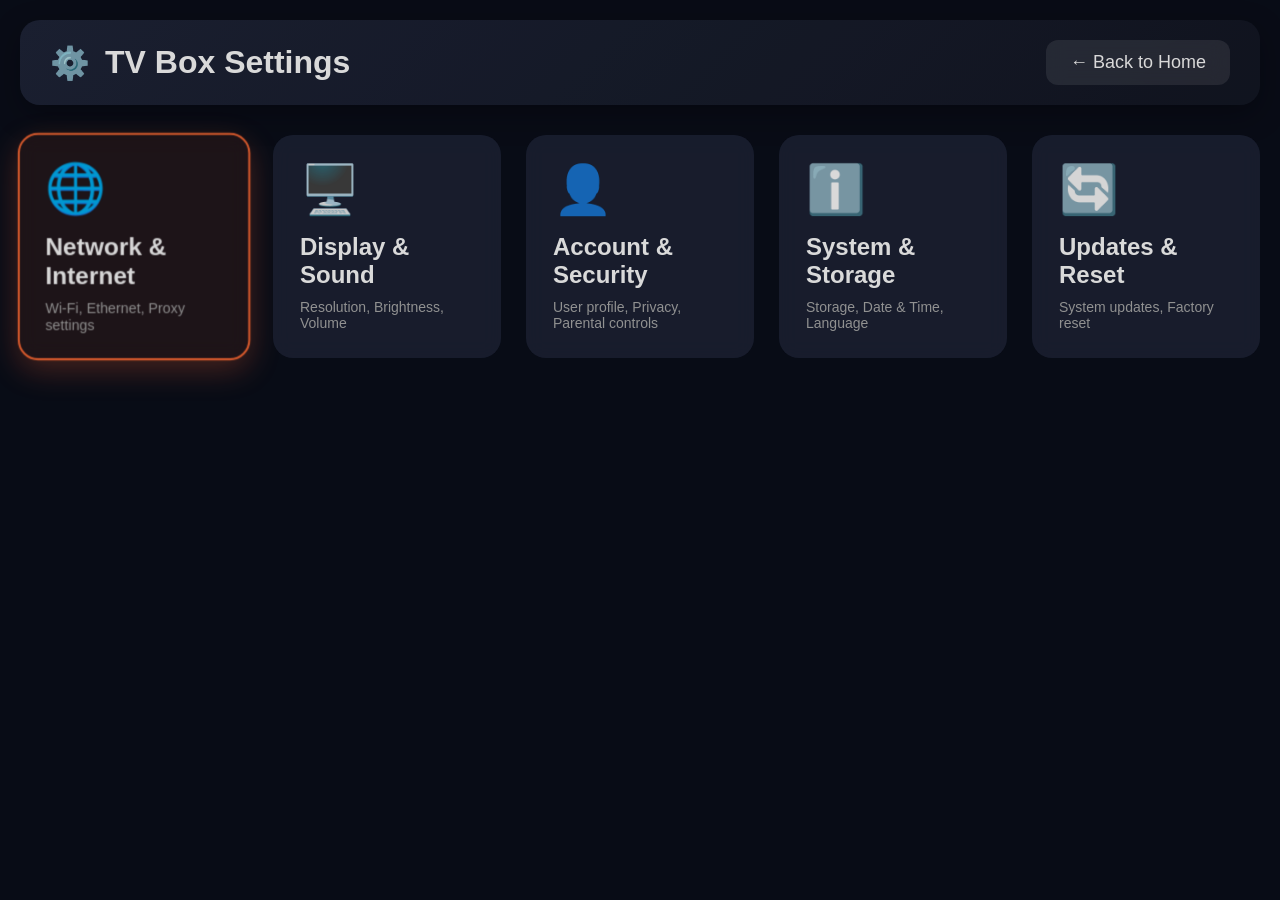
<file: settings.html>
<!DOCTYPE html>
<html lang="en">
<head>
    <meta charset="UTF-8">
    <meta name="viewport" content="width=device-width, initial-scale=1.0, user-scalable=no">
    <title>TV Box Settings</title>
    <style>
        * {
            margin: 0;
            padding: 0;
            box-sizing: border-box;
            user-select: none;
        }

        body {
            background: linear-gradient(135deg, #0a0e1a 0%, #1a1f2e 100%);
            font-family: 'Segoe UI', Tahoma, Geneva, Verdana, sans-serif;
            overflow: hidden;
            height: 100vh;
        }

        /* TV Container */
        .tv-container {
            width: 100%;
            height: 100%;
            background: #0a0e1a;
            position: relative;
            overflow-y: auto;
            padding: 20px;
        }

        /* Settings Header */
        .settings-header {
            display: flex;
            align-items: center;
            justify-content: space-between;
            padding: 20px 30px;
            background: linear-gradient(135deg, #1e2438 0%, #131724 100%);
            border-radius: 20px;
            margin-bottom: 30px;
            box-shadow: 0 10px 30px rgba(0,0,0,0.3);
        }

        .settings-header h1 {
            color: #fff;
            font-size: 32px;
            display: flex;
            align-items: center;
            gap: 15px;
        }

        .back-button {
            background: rgba(255,255,255,0.1);
            border: none;
            color: white;
            padding: 12px 24px;
            border-radius: 12px;
            font-size: 18px;
            cursor: pointer;
            transition: all 0.3s;
            backdrop-filter: blur(10px);
        }

        .back-button:hover, .back-button.focused {
            background: #ff6b35;
            transform: scale(1.05);
        }

        /* Settings Categories */
        .settings-categories {
            display: grid;
            grid-template-columns: repeat(5, 1fr);
            gap: 25px;
            margin-bottom: 40px;
        }

        .category-card {
            background: rgba(30, 36, 56, 0.9);
            backdrop-filter: blur(10px);
            border-radius: 20px;
            padding: 25px;
            cursor: pointer;
            transition: all 0.3s;
            border: 2px solid transparent;
        }

        .category-card.focused {
            border-color: #ff6b35;
            transform: scale(1.02);
            background: rgba(255, 107, 53, 0.1);
            box-shadow: 0 10px 30px rgba(255,107,53,0.3);
        }

        .category-icon {
            font-size: 48px;
            margin-bottom: 15px;
        }

        .category-title {
            font-size: 24px;
            color: #fff;
            margin-bottom: 10px;
            font-weight: bold;
        }

        .category-desc {
            font-size: 14px;
            color: #aaa;
        }

        /* Settings Panel */
        .settings-panel {
            background: rgba(30, 36, 56, 0.95);
            backdrop-filter: blur(10px);
            border-radius: 20px;
            padding: 30px;
            margin-top: 20px;
            display: none;
        }

        .settings-panel.active {
            display: block;
            animation: slideIn 0.3s ease;
        }

        @keyframes slideIn {
            from {
                opacity: 0;
                transform: translateY(20px);
            }
            to {
                opacity: 1;
                transform: translateY(0);
            }
        }

        .setting-item {
            padding: 20px;
            border-bottom: 1px solid rgba(255,255,255,0.1);
            display: flex;
            justify-content: space-between;
            align-items: center;
            cursor: pointer;
            transition: all 0.3s;
        }

        .setting-item.focused {
            background: rgba(255,107,53,0.2);
            border-radius: 12px;
            transform: translateX(10px);
        }

        .setting-label {
            font-size: 18px;
            color: #fff;
        }

        .setting-value {
            font-size: 16px;
            color: #ff6b35;
        }

        .setting-description {
            font-size: 12px;
            color: #888;
            margin-top: 5px;
        }

        /* Network Status */
        .network-status {
            display: flex;
            align-items: center;
            gap: 10px;
        }

        .status-dot {
            width: 12px;
            height: 12px;
            border-radius: 50%;
            background: #4caf50;
            animation: pulse 2s infinite;
        }

        .status-dot.disconnected {
            background: #ff4444;
            animation: none;
        }

        @keyframes pulse {
            0%, 100% { opacity: 1; }
            50% { opacity: 0.5; }
        }

        /* Volume Slider */
        .volume-control {
            display: flex;
            align-items: center;
            gap: 15px;
        }

        .volume-slider {
            width: 300px;
            height: 8px;
            background: rgba(255,255,255,0.2);
            border-radius: 4px;
            position: relative;
            cursor: pointer;
        }

        .volume-fill {
            height: 100%;
            background: #ff6b35;
            border-radius: 4px;
            transition: width 0.1s ease;
        }

        .volume-value {
            min-width: 60px;
            text-align: right;
            color: #ff6b35;
            font-weight: bold;
        }

        /* Brightness Slider */
        .brightness-control {
            display: flex;
            align-items: center;
            gap: 15px;
        }

        .brightness-slider {
            width: 300px;
            height: 8px;
            background: rgba(255,255,255,0.2);
            border-radius: 4px;
            position: relative;
            cursor: pointer;
        }

        .brightness-fill {
            height: 100%;
            background: #ff6b35;
            border-radius: 4px;
            transition: width 0.1s ease;
        }

        .brightness-value {
            min-width: 60px;
            text-align: right;
            color: #ff6b35;
            font-weight: bold;
        }

        /* System Info */
        .system-info {
            background: rgba(0,0,0,0.3);
            border-radius: 12px;
            padding: 20px;
            margin-top: 15px;
        }

        .info-row {
            display: flex;
            justify-content: space-between;
            padding: 10px 0;
            border-bottom: 1px solid rgba(255,255,255,0.1);
        }

        .info-label {
            color: #aaa;
        }

        .info-value {
            color: #ff6b35;
            font-weight: bold;
        }

        /* Buttons */
        .action-button {
            background: #ff6b35;
            color: white;
            border: none;
            padding: 12px 24px;
            border-radius: 12px;
            font-size: 16px;
            cursor: pointer;
            margin-top: 20px;
            transition: all 0.3s;
            width: 100%;
        }

        .action-button:hover, .action-button.focused {
            background: #ff5722;
            transform: scale(1.02);
        }

        /* Wi-Fi Networks List */
        .wifi-list {
            margin-top: 15px;
            display: none;
        }

        .wifi-list.active {
            display: block;
        }

        .wifi-network {
            padding: 15px;
            margin: 5px 0;
            background: rgba(0,0,0,0.3);
            border-radius: 10px;
            cursor: pointer;
            transition: all 0.3s;
            display: flex;
            justify-content: space-between;
            align-items: center;
        }

        .wifi-network.focused {
            background: rgba(255,107,53,0.3);
            transform: translateX(10px);
        }

        .wifi-name {
            color: #fff;
            font-size: 16px;
        }

        .wifi-signal {
            color: #ff6b35;
        }

        /* Scrollbar */
        ::-webkit-scrollbar {
            width: 8px;
        }

        ::-webkit-scrollbar-track {
            background: #1e2438;
        }

        ::-webkit-scrollbar-thumb {
            background: #ff6b35;
            border-radius: 4px;
        }
    </style>
</head>
<body>
    <div class="tv-container">
        <div class="settings-header">
            <h1>
                <span>⚙️</span>
                TV Box Settings
            </h1>
            <button class="back-button" id="backButton">← Back to Home</button>
        </div>

        <!-- Settings Categories -->
        <div class="settings-categories" id="settingsCategories">
            <div class="category-card" data-category="network">
                <div class="category-icon">🌐</div>
                <div class="category-title">Network & Internet</div>
                <div class="category-desc">Wi-Fi, Ethernet, Proxy settings</div>
            </div>
            <div class="category-card" data-category="display">
                <div class="category-icon">🖥️</div>
                <div class="category-title">Display & Sound</div>
                <div class="category-desc">Resolution, Brightness, Volume</div>
            </div>
            <div class="category-card" data-category="account">
                <div class="category-icon">👤</div>
                <div class="category-title">Account & Security</div>
                <div class="category-desc">User profile, Privacy, Parental controls</div>
            </div>
            <div class="category-card" data-category="system">
                <div class="category-icon">ℹ️</div>
                <div class="category-title">System & Storage</div>
                <div class="category-desc">Storage, Date & Time, Language</div>
            </div>
            <div class="category-card" data-category="updates">
                <div class="category-icon">🔄</div>
                <div class="category-title">Updates & Reset</div>
                <div class="category-desc">System updates, Factory reset</div>
            </div>
        </div>

        <!-- Network Settings Panel -->
        <div class="settings-panel" id="networkPanel">
            <h2 style="color:#fff; margin-bottom:20px;">Network Settings</h2>
            <div class="setting-item" data-setting="wifi" data-has-submenu="true">
                <div>
                    <div class="setting-label">Wi-Fi</div>
                    <div class="setting-description">Connect to wireless networks</div>
                </div>
                <div class="network-status">
                    <div class="status-dot" id="wifiStatusDot"></div>
                    <div class="setting-value" id="wifiStatusText">Connected: Home_WiFi</div>
                </div>
            </div>
            <div id="wifiNetworksList" class="wifi-list"></div>
            
            <div class="setting-item" data-setting="ethernet">
                <div>
                    <div class="setting-label">Ethernet</div>
                    <div class="setting-description">Wired network connection</div>
                </div>
                <div class="network-status">
                    <div class="status-dot" id="ethernetStatusDot"></div>
                    <div class="setting-value" id="ethernetStatusText">Connected</div>
                </div>
            </div>
            <div class="setting-item" data-setting="ip">
                <div>
                    <div class="setting-label">IP Address</div>
                    <div class="setting-description">Current network address</div>
                </div>
                <div class="setting-value" id="ipAddress">192.168.1.100</div>
            </div>
            <div class="setting-item" data-setting="proxy">
                <div>
                    <div class="setting-label">Proxy Settings</div>
                    <div class="setting-description">Configure proxy server</div>
                </div>
                <div class="setting-value">None</div>
            </div>
            <button class="action-button" data-action="test-network">Test Network Speed</button>
        </div>

        <!-- Display Settings Panel -->
        <div class="settings-panel" id="displayPanel">
            <h2 style="color:#fff; margin-bottom:20px;">Display & Sound</h2>
            <div class="setting-item" data-setting="resolution">
                <div>
                    <div class="setting-label">Screen Resolution</div>
                    <div class="setting-description">Display output resolution</div>
                </div>
                <div class="setting-value" id="resolutionValue">1920x1080 (1080p)</div>
            </div>
            <div class="setting-item" data-setting="brightness">
                <div>
                    <div class="setting-label">Brightness</div>
                    <div class="setting-description">Adjust screen brightness</div>
                </div>
                <div class="brightness-control">
                    <div class="brightness-slider" id="brightnessSlider">
                        <div class="brightness-fill" id="brightnessFill"></div>
                    </div>
                    <div class="brightness-value" id="brightnessValue">85%</div>
                </div>
            </div>
            <div class="setting-item" data-setting="volume">
                <div>
                    <div class="setting-label">Volume</div>
                    <div class="setting-description">Audio output level</div>
                </div>
                <div class="volume-control">
                    <div class="volume-slider" id="volumeSlider">
                        <div class="volume-fill" id="volumeFill"></div>
                    </div>
                    <div class="volume-value" id="volumeValue">70%</div>
                </div>
            </div>
            <div class="setting-item" data-setting="audio">
                <div>
                    <div class="setting-label">Audio Output</div>
                    <div class="setting-description">Select audio device</div>
                </div>
                <div class="setting-value" id="audioOutput">HDMI ARC</div>
            </div>
        </div>

        <!-- Account Settings Panel -->
        <div class="settings-panel" id="accountPanel">
            <h2 style="color:#fff; margin-bottom:20px;">Account Settings</h2>
            <div class="setting-item" data-setting="profile">
                <div>
                    <div class="setting-label">User Profile</div>
                    <div class="setting-description">Manage user accounts</div>
                </div>
                <div class="setting-value">Guest User</div>
            </div>
            <div class="setting-item" data-setting="parental">
                <div>
                    <div class="setting-label">Parental Controls</div>
                    <div class="setting-description">Restrict content by rating</div>
                </div>
                <div class="setting-value">Off</div>
            </div>
            <div class="setting-item" data-setting="privacy">
                <div>
                    <div class="setting-label">Privacy Settings</div>
                    <div class="setting-description">App permissions, data collection</div>
                </div>
                <div class="setting-value">Configure</div>
            </div>
            <div class="setting-item" data-setting="google">
                <div>
                    <div class="setting-label">Google Account</div>
                    <div class="setting-description">Sync and backup</div>
                </div>
                <div class="setting-value">Not signed in</div>
            </div>
            <button class="action-button" data-action="sign-in">Sign In</button>
        </div>

        <!-- System Settings Panel -->
        <div class="settings-panel" id="systemPanel">
            <h2 style="color:#fff; margin-bottom:20px;">System Information</h2>
            <div class="system-info">
                <div class="info-row">
                    <span class="info-label">Device Model:</span>
                    <span class="info-value">Smart TV Box Pro</span>
                </div>
                <div class="info-row">
                    <span class="info-label">Android Version:</span>
                    <span class="info-value">Android TV 11.0</span>
                </div>
                <div class="info-row">
                    <span class="info-label">Storage Available:</span>
                    <span class="info-value">8.2 GB / 16 GB</span>
                </div>
                <div class="info-row">
                    <span class="info-label">RAM:</span>
                    <span class="info-value">2 GB</span>
                </div>
                <div class="info-row">
                    <span class="info-label">Date & Time:</span>
                    <span class="info-value" id="systemTime">--:--</span>
                </div>
                <div class="info-row">
                    <span class="info-label">Language:</span>
                    <span class="info-value">English (US)</span>
                </div>
            </div>
            <div class="setting-item" data-setting="keyboard">
                <div>
                    <div class="setting-label">Keyboard Settings</div>
                    <div class="setting-description">Input method and language</div>
                </div>
                <div class="setting-value">Gboard</div>
            </div>
            <div class="setting-item" data-setting="accessibility">
                <div>
                    <div class="setting-label">Accessibility</div>
                    <div class="setting-description">TalkBack, caption, etc.</div>
                </div>
                <div class="setting-value">Configure</div>
            </div>
        </div>

        <!-- Updates Panel -->
        <div class="settings-panel" id="updatesPanel">
            <h2 style="color:#fff; margin-bottom:20px;">System Updates</h2>
            <div class="system-info">
                <div class="info-row">
                    <span class="info-label">Current Version:</span>
                    <span class="info-value">v2.5.1</span>
                </div>
                <div class="info-row">
                    <span class="info-label">Last Update:</span>
                    <span class="info-value">December 15, 2024</span>
                </div>
                <div class="info-row">
                    <span class="info-label">Security Patch:</span>
                    <span class="info-value">December 2024</span>
                </div>
            </div>
            <button class="action-button" data-action="check-updates">Check for Updates</button>
            <div class="setting-item" data-setting="reset">
                <div>
                    <div class="setting-label">Factory Reset</div>
                    <div class="setting-description">Reset all settings to default</div>
                </div>
                <div class="setting-value" style="color:#ff4444;">⚠️ Reset Device</div>
            </div>
            <div class="setting-item" data-setting="restart">
                <div>
                    <div class="setting-label">Restart Device</div>
                    <div class="setting-description">Reboot TV box</div>
                </div>
                <div class="setting-value">Restart Now</div>
            </div>
        </div>
    </div>

    <script>
        let currentFocusIndex = 0;
        let focusableItems = [];
        let activeCategory = null;
        let isWifiMenuOpen = false;
        let wifiNetworks = [];
        let currentVolume = 70;
        let currentBrightness = 85;
        
        // Sample Wi-Fi networks
        const availableNetworks = [
            { name: "Home_WiFi", signal: "Excellent", secured: true, connected: true },
            { name: "Guest_Network", signal: "Good", secured: true, connected: false },
            { name: "Office_WiFi", signal: "Fair", secured: true, connected: false },
            { name: "Public_WiFi", signal: "Weak", secured: false, connected: false }
        ];

        // Update focusable items
        function updateFocusableItems() {
            if (isWifiMenuOpen) {
                const wifiItems = document.querySelectorAll('.wifi-network');
                const backButton = document.querySelector('#backButton');
                focusableItems = Array.from(wifiItems);
                if (backButton) focusableItems.push(backButton);
            } else if (activeCategory === null) {
                const categories = document.querySelectorAll('.category-card');
                const backButton = document.querySelector('#backButton');
                focusableItems = Array.from(categories);
                if (backButton) focusableItems.push(backButton);
            } else {
                const settingItems = document.querySelectorAll(`#${activeCategory}Panel .setting-item`);
                const actionButtons = document.querySelectorAll(`#${activeCategory}Panel .action-button`);
                const backButton = document.querySelector('#backButton');
                focusableItems = Array.from(settingItems);
                focusableItems.push(...Array.from(actionButtons));
                if (backButton) focusableItems.push(backButton);
            }
            
            updateFocus();
        }

        function updateFocus() {
            focusableItems.forEach((item, idx) => {
                if (idx === currentFocusIndex) {
                    item.classList.add('focused');
                    item.scrollIntoView({ behavior: 'smooth', block: 'center' });
                } else {
                    item.classList.remove('focused');
                }
            });
        }

        // Handle remote control
        document.addEventListener('keydown', (event) => {
            const keyCode = event.keyCode || event.which;
            
            // Handle volume up/down with arrow keys when not focused on slider
            if (activeCategory === 'display' && !isWifiMenuOpen) {
                if (keyCode === 38) { // Up arrow for volume up
                    event.preventDefault();
                    adjustVolume(5);
                    return;
                } else if (keyCode === 40) { // Down arrow for volume down
                    event.preventDefault();
                    adjustVolume(-5);
                    return;
                }
            }
            
            switch(keyCode) {
                case 39: // Right
                    if (currentFocusIndex < focusableItems.length - 1) {
                        currentFocusIndex++;
                        updateFocus();
                    }
                    break;
                case 37: // Left
                    if (currentFocusIndex > 0) {
                        currentFocusIndex--;
                        updateFocus();
                    }
                    break;
                case 40: // Down
                    if (currentFocusIndex < focusableItems.length - 1) {
                        currentFocusIndex++;
                        updateFocus();
                    }
                    break;
                case 38: // Up
                    if (currentFocusIndex > 0) {
                        currentFocusIndex--;
                        updateFocus();
                    }
                    break;
                case 13: // Enter
                    handleEnterPress();
                    break;
                case 8: // Backspace
                case 461: // Back button on TV remote
                    event.preventDefault();
                    if (isWifiMenuOpen) {
                        closeWifiMenu();
                    } else if (activeCategory !== null) {
                        closePanel();
                    } else {
                        window.location.href = 'dashboard.html';
                    }
                    break;
            }
        });

        function handleEnterPress() {
            const focusedItem = focusableItems[currentFocusIndex];
            if (!focusedItem) return;
            
            // Handle back button
            if (focusedItem.id === 'backButton') {
                if (isWifiMenuOpen) {
                    closeWifiMenu();
                } else if (activeCategory !== null) {
                    closePanel();
                } else {
                    window.location.href = 'dashboard.html';
                }
                return;
            }
            
            // Handle Wi-Fi network selection
            if (isWifiMenuOpen && focusedItem.classList.contains('wifi-network')) {
                const networkName = focusedItem.querySelector('.wifi-name')?.textContent;
                if (networkName) {
                    connectToWiFi(networkName);
                }
                return;
            }
            
            // Handle category selection
            if (activeCategory === null && !isWifiMenuOpen) {
                const category = focusedItem.getAttribute('data-category');
                if (category) {
                    openPanel(category);
                }
                return;
            }
            
            // Handle setting items
            const setting = focusedItem.getAttribute('data-setting');
            const action = focusedItem.getAttribute('data-action');
            
            if (setting === 'wifi') {
                openWifiMenu();
            } else if (setting === 'resolution') {
                cycleResolution();
            } else if (setting === 'audio') {
                cycleAudioOutput();
            } else if (action === 'test-network') {
                testNetworkSpeed();
            } else if (action === 'sign-in') {
                showToast('Opening sign in page...');
            } else if (action === 'check-updates') {
                checkForUpdates();
            } else if (setting === 'reset') {
                confirmReset();
            } else if (setting === 'restart') {
                confirmRestart();
            } else if (setting && !isWifiMenuOpen) {
                showToast(`Opening ${setting} settings...`);
            }
        }

        // Volume control
        function adjustVolume(delta) {
            currentVolume = Math.min(100, Math.max(0, currentVolume + delta));
            const volumeFill = document.getElementById('volumeFill');
            const volumeValue = document.getElementById('volumeValue');
            
            if (volumeFill) volumeFill.style.width = `${currentVolume}%`;
            if (volumeValue) volumeValue.textContent = `${currentVolume}%`;
            
            showToast(`Volume: ${currentVolume}%`);
            
            // Simulate volume change
            const audio = new Audio();
            audio.volume = currentVolume / 100;
        }

        // Brightness control
        function adjustBrightness(value) {
            currentBrightness = value;
            const brightnessFill = document.getElementById('brightnessFill');
            const brightnessValue = document.getElementById('brightnessValue');
            
            if (brightnessFill) brightnessFill.style.width = `${currentBrightness}%`;
            if (brightnessValue) brightnessValue.textContent = `${currentBrightness}%`;
            
            // Apply brightness to body
            document.body.style.filter = `brightness(${currentBrightness}%)`;
            showToast(`Brightness: ${currentBrightness}%`);
        }

        // Wi-Fi functions
        function openWifiMenu() {
            isWifiMenuOpen = true;
            const wifiList = document.getElementById('wifiNetworksList');
            if (wifiList) {
                wifiList.classList.add('active');
                wifiList.innerHTML = '';
                availableNetworks.forEach(network => {
                    const div = document.createElement('div');
                    div.className = 'wifi-network';
                    div.innerHTML = `
                        <div class="wifi-name">${network.name}</div>
                        <div class="wifi-signal">${network.signal} ${network.secured ? '🔒' : '🌐'}</div>
                    `;
                    wifiList.appendChild(div);
                });
            }
            currentFocusIndex = 0;
            updateFocusableItems();
        }

        function closeWifiMenu() {
            isWifiMenuOpen = false;
            const wifiList = document.getElementById('wifiNetworksList');
            if (wifiList) {
                wifiList.classList.remove('active');
            }
            updateFocusableItems();
        }

        function connectToWiFi(networkName) {
            showToast(`Connecting to ${networkName}...`);
            setTimeout(() => {
                const wifiStatusText = document.getElementById('wifiStatusText');
                if (wifiStatusText) {
                    wifiStatusText.textContent = `Connected: ${networkName}`;
                }
                showToast(`Connected to ${networkName}`);
                closeWifiMenu();
            }, 1500);
        }

        // Network functions
        function testNetworkSpeed() {
            showToast('Testing network speed...');
            setTimeout(() => {
                const speeds = ['25 Mbps', '50 Mbps', '75 Mbps', '100 Mbps'];
                const randomSpeed = speeds[Math.floor(Math.random() * speeds.length)];
                showToast(`Download: ${randomSpeed} | Upload: ${Math.floor(Math.random() * 50) + 10} Mbps`);
            }, 2000);
        }

        // Display functions
        function cycleResolution() {
            const resolutions = ['1920x1080 (1080p)', '1280x720 (720p)', '3840x2160 (4K)'];
            const resolutionElem = document.getElementById('resolutionValue');
            if (resolutionElem) {
                let currentIndex = resolutions.indexOf(resolutionElem.textContent);
                currentIndex = (currentIndex + 1) % resolutions.length;
                resolutionElem.textContent = resolutions[currentIndex];
                showToast(`Resolution changed to ${resolutions[currentIndex]}`);
            }
        }

        function cycleAudioOutput() {
            const outputs = ['HDMI ARC', 'Optical', 'Bluetooth Speaker', 'TV Speakers'];
            const audioElem = document.getElementById('audioOutput');
            if (audioElem) {
                let currentIndex = outputs.indexOf(audioElem.textContent);
                currentIndex = (currentIndex + 1) % outputs.length;
                audioElem.textContent = outputs[currentIndex];
                showToast(`Audio output: ${outputs[currentIndex]}`);
            }
        }

        // Update functions
        function checkForUpdates() {
            showToast('Checking for updates...');
            setTimeout(() => {
                showToast('System is up to date (v2.5.1)');
            }, 2000);
        }

        // Reset functions
        function confirmReset() {
            if (confirm('⚠️ WARNING: This will erase all data and reset your device to factory settings. Continue?')) {
                showToast('Resetting device...');
                setTimeout(() => {
                    showToast('Device reset complete');
                }, 3000);
            }
        }

        function confirmRestart() {
            if (confirm('Restart your TV box?')) {
                showToast('Restarting device...');
                setTimeout(() => {
                    showToast('Device restarting...');
                }, 2000);
            }
        }

        // Panel navigation
        function openPanel(category) {
            document.querySelectorAll('.settings-panel').forEach(panel => {
                panel.classList.remove('active');
            });
            
            const panel = document.getElementById(`${category}Panel`);
            if (panel) {
                panel.classList.add('active');
                activeCategory = category;
                currentFocusIndex = 0;
                updateFocusableItems();
            }
        }

        function closePanel() {
            document.querySelectorAll('.settings-panel').forEach(panel => {
                panel.classList.remove('active');
            });
            activeCategory = null;
            currentFocusIndex = 0;
            updateFocusableItems();
        }

        // Toast notification
        function showToast(message) {
            const toast = document.createElement('div');
            toast.textContent = message;
            toast.style.cssText = `
                position: fixed;
                bottom: 100px;
                left: 50%;
                transform: translateX(-50%);
                background: rgba(0,0,0,0.9);
                color: #ff6b35;
                padding: 15px 30px;
                border-radius: 12px;
                font-size: 18px;
                z-index: 1000;
                animation: fadeInOut 2s ease;
            `;
            document.body.appendChild(toast);
            setTimeout(() => toast.remove(), 2000);
        }

        // Update system time
        function updateSystemTime() {
            const timeElem = document.getElementById('systemTime');
            if (timeElem) {
                const now = new Date();
                timeElem.textContent = now.toLocaleString();
            }
        }
        
        // Setup sliders
        function setupSliders() {
            const volumeSlider = document.getElementById('volumeSlider');
            const brightnessSlider = document.getElementById('brightnessSlider');
            
            if (volumeSlider) {
                volumeSlider.addEventListener('click', (e) => {
                    const rect = volumeSlider.getBoundingClientRect();
                    const percent = (e.clientX - rect.left) / rect.width;
                    currentVolume = Math.min(100, Math.max(0, Math.round(percent * 100)));
                    const volumeFill = document.getElementById('volumeFill');
                    const volumeValue = document.getElementById('volumeValue');
                    if (volumeFill) volumeFill.style.width = `${currentVolume}%`;
                    if (volumeValue) volumeValue.textContent = `${currentVolume}%`;
                    showToast(`Volume: ${currentVolume}%`);
                });
            }
            
            if (brightnessSlider) {
                brightnessSlider.addEventListener('click', (e) => {
                    const rect = brightnessSlider.getBoundingClientRect();
                    const percent = (e.clientX - rect.left) / rect.width;
                    currentBrightness = Math.min(100, Math.max(0, Math.round(percent * 100)));
                    adjustBrightness(currentBrightness);
                });
            }
        }
        
        // Initialize
        function init() {
            // Set initial values
            const volumeFill = document.getElementById('volumeFill');
            const volumeValue = document.getElementById('volumeValue');
            const brightnessFill = document.getElementById('brightnessFill');
            const brightnessValue = document.getElementById('brightnessValue');
            
            if (volumeFill) volumeFill.style.width = `${currentVolume}%`;
            if (volumeValue) volumeValue.textContent = `${currentVolume}%`;
            if (brightnessFill) brightnessFill.style.width = `${currentBrightness}%`;
            if (brightnessValue) brightnessValue.textContent = `${currentBrightness}%`;
            
            document.body.style.filter = `brightness(${currentBrightness}%)`;
            
            updateFocusableItems();
            setupSliders();
            setInterval(updateSystemTime, 1000);
            
            // Add animation styles
            const style = document.createElement('style');
            style.textContent = `
                @keyframes fadeInOut {
                    0%, 100% { opacity: 0; transform: translateX(-50%) scale(0.9); }
                    15%, 85% { opacity: 1; transform: translateX(-50%) scale(1); }
                }
                .focused {
                    outline: none;
                    transform: scale(1.02);
                    transition: all 0.2s;
                }
            `;
            document.head.appendChild(style);
        }
        
        init();
    </script>
</body>
</html>
</file>
<file: style.css>
* {
    margin: 0;
    padding: 0;
    box-sizing: border-box;
}

body {
    overflow: hidden;
    font-family: 'Segoe UI', Tahoma, Geneva, Verdana, sans-serif;
    background-color: #221f1f;
}

#tv-root {
    width: 1920px;
    height: 1080px;
    position: absolute;
    top: 50%;
    left: 50%;
    transform: translate(-50%, -50%);
    transform-origin: center;
    padding: 50px 60px;
    background: #221f1f;
}

#appLayer {
    display: none; 
    position: fixed; 
    top: 0; 
    left: 0; 
    width: 100%; 
    height: 100%; 
    z-index: 9999; 
    background: #000;
}

#appIframe {
    width: 100%;
    height: 100%;
    border: none;
}

.main-container {
    width: 100%;
    height: 100%;
    display: flex;
    flex-direction: column;
    justify-content: space-between;
}

.ads-container {
    display: flex;
    gap: 50px;
    width: 100%;
    padding: 0 10px;
    margin-bottom: 5px;
}

.ad {
    flex: 1;
    height: 310px;
    border-radius: 15px;
    overflow: hidden;
    background: #111;
    margin-top: 29px;
    box-shadow: 0 8px 15px rgba(0,0,0,0.6);
    border: 1px solid #333;
}

.ad img {
    width: 100%;
    height: 100%;
    object-fit: cover;
    transition: opacity 0.6s ease-in-out;
}

.header-info-container {
    display: flex;
    justify-content: space-between;
    align-items: center;
    width: 100%;
    padding: 0 10px;
    margin-top: 20px;
    margin-bottom: 20px;
}

#welcome-user {
    color: #E50914;
    font-size: 23px;
    font-weight: bold;
    background: rgba(0,0,0,0.5);
    padding: 8px 25px;
    border-radius: 30px;
    border: 1px solid #E50914;
}

#username-display-header {
    color: #E50914;
}

#datetime-display-header {
    color: white;
    font-size: 23px;
    font-weight: bold;
    background: rgba(0,0,0,0.5);
    padding: 8px 25px;
    border-radius: 30px;
    font-family: monospace;
}

.middle-section {
    display: flex;
    gap: 30px;
    align-items: center;
    height: 300px;
    margin-top: 10px;
}

.logo-box {
    width: 440px;
    height: 213px;
    display: flex;
    align-items: center;
    justify-content: center;
    border-radius: 20px;
    outline: none;
}

.main-logo-img {
    width: 85%;
    height: auto;
    object-fit: contain;
}

.center-content {
    flex: 1;
}

.icon-grid {
    display: grid;
    grid-template-columns: repeat(5, 1fr);
    gap: 20px;
}

.icon-item {
    width: 100%;
    height: 100px;
    border-radius: 10px;
    overflow: hidden;
    background: #1a1a1a;
    border: 1px solid #333;
    display: flex;
    align-items: center;
    justify-content: center;
    outline: none;
    margin-left: -14px;
}

.icon-item img {
    width: 100%;
    height: 100%;
    object-fit: cover;
}

.app-info-panel {
    width: 400px;
    height: 220px;
    background: rgb(245 6 17);
    color: white;
    border-radius: 20px;
    padding: 30px;
    display: flex;
    flex-direction: column;
    justify-content: center;
}

.info-content h2 {
    font-size: 32px;
    margin-bottom: 10px;
}

.info-content p {
    font-size: 18px;
    opacity: 0.9;
}

.fav-section {
    width: 100%;
    margin-top: 20px;
}

.fav-title { 
    margin: 0 0 30px 0; 
    font-size: 28px;
    font-weight: 600;
    color: white;
    text-transform: uppercase;
    letter-spacing: 1px;
}

#favAppGrid {
    display: grid;
    grid-template-columns: repeat(10, 1fr);
    gap: 15px;
}

.app-icon {
    width: 100%; 
    aspect-ratio: 16/9;
    border-radius: 15px;
    overflow: hidden;
    outline: none;
}

.app-icon img {
    width: 100%;
    height: 100%;
    object-fit: cover;
}

.focused:not(.logo-box) {
    border: 4px solid #f70303 !important;
    transform: scale(1.08);
    z-index: 10;
    box-shadow: 0 0 25px rgba(250, 248, 248, 0.7);
}

.logo-box.focused {
    border: none !important;
    outline: none !important;
    transform: scale(1.05);
}

.logo-box.focused img {
    filter: drop-shadow(0 0 30px rgba(246, 2, 2, 0.9));
}

.settings-modal {
    display: none; 
    position: fixed;
    top: 0;
    left: 0;
    width: 100%;
    height: 100%;
    background: rgba(0, 0, 0, 0.95);
    z-index: 99999;
    justify-content: center;
    align-items: center;
}

.settings-content {
    background: #1a1a1a;
    width: 600px;
    padding: 40px;
    border: 3px solid #ff0000;
    border-radius: 20px;
    text-align: center;
}

.settings-content h2 {
    color: white;
    font-size: 36px;
    margin-bottom: 20px;
}

.settings-content hr {
    border: 1px solid #ff0000;
    margin-bottom: 30px;
}

.setting-option-item {
    background: #2a2a2a;
    margin: 15px 0;
    padding: 20px 25px;
    border-radius: 12px;
    font-size: 24px;
    display: flex;
    align-items: center;
    gap: 20px;
    color: white;
    border: 1px solid transparent;
}
</file>
